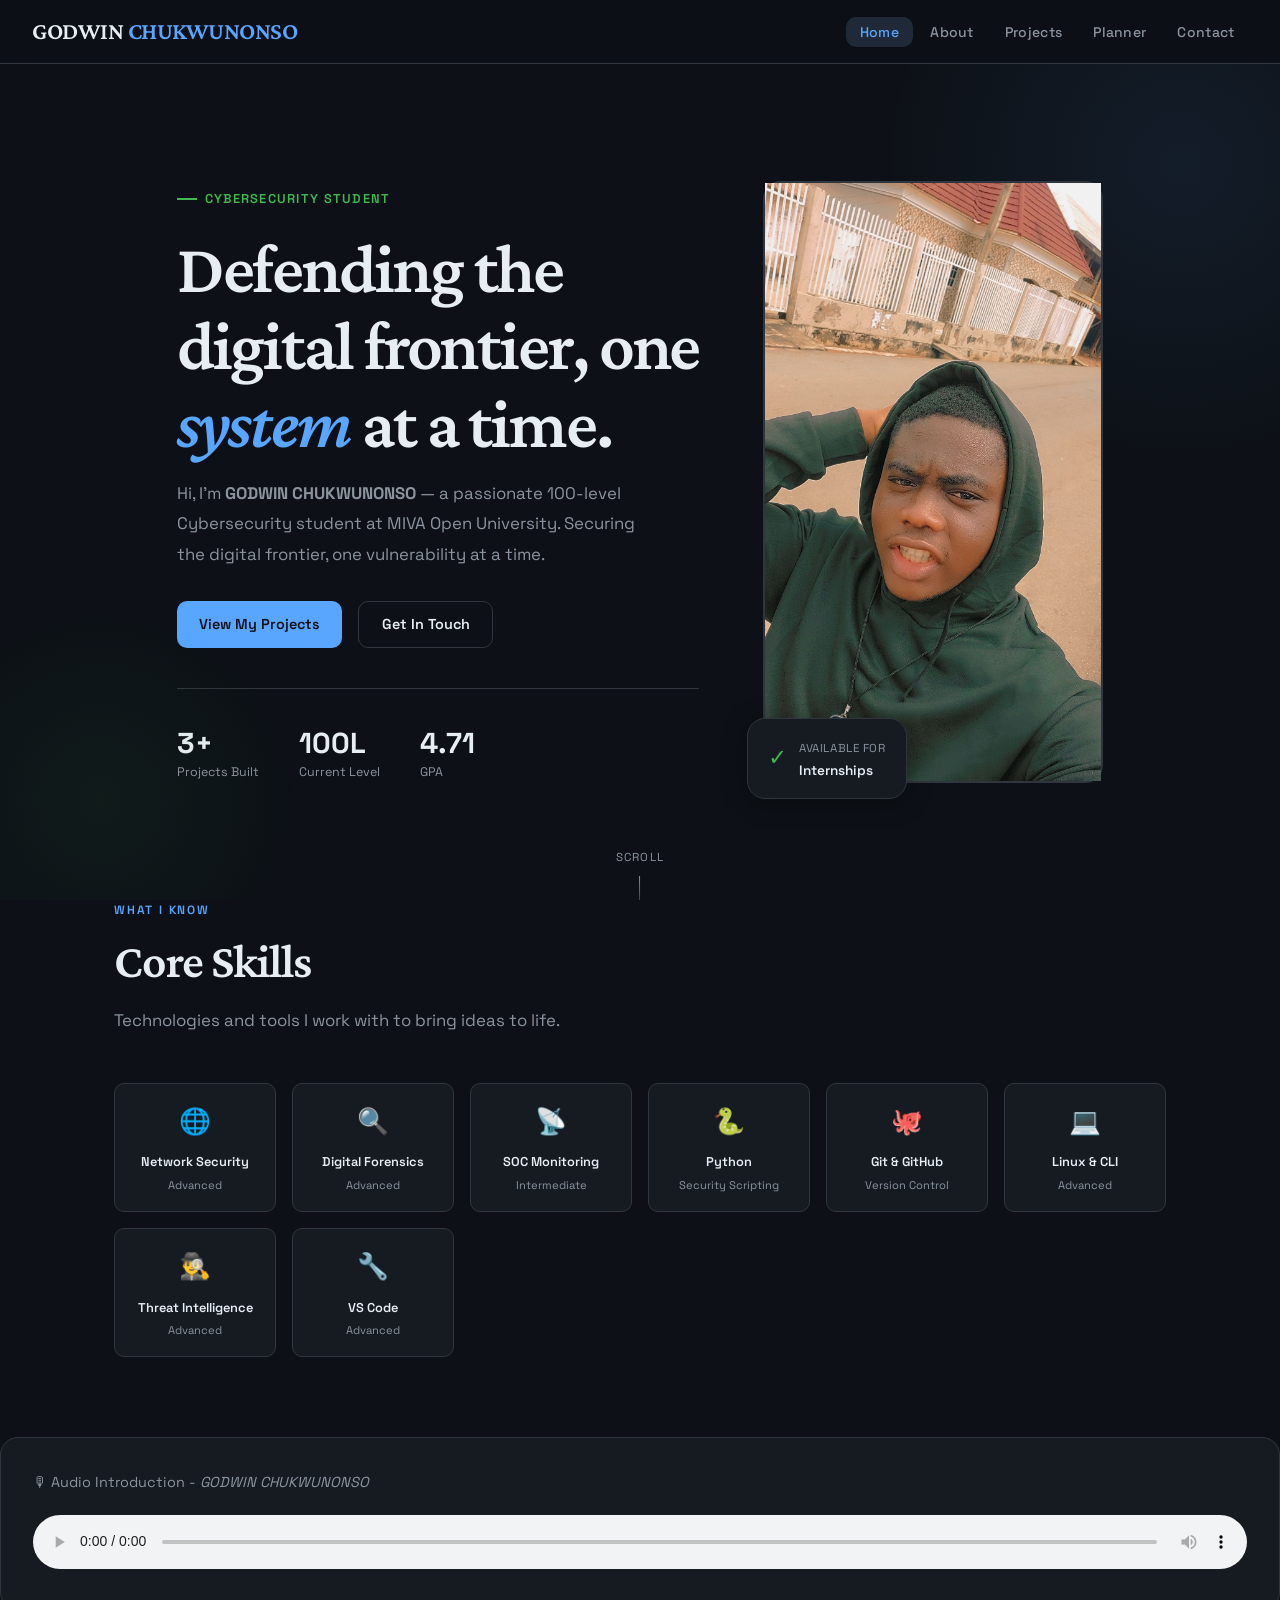
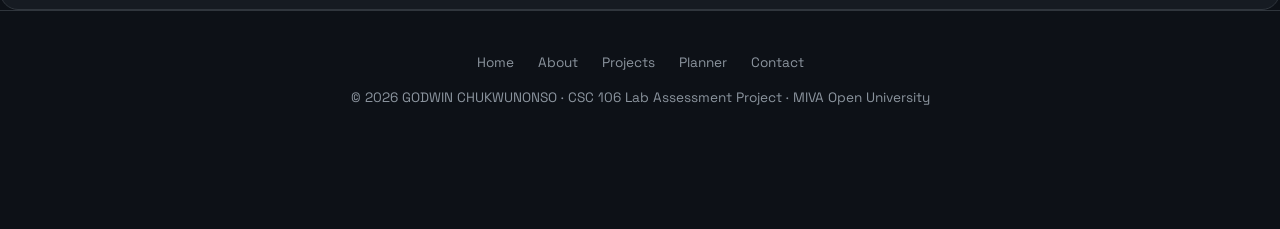
<file: index.html>
<!DOCTYPE html>
<html lang="en">
<head>
  <meta charset="UTF-8" />
  <meta name="viewport" content="width=device-width, initial-scale=1.0" />
  <title>GODWIN CHUKWUNONSO — Student Portfolio</title>
  <link rel="stylesheet" href="css/style.css" />
</head>
<body>

  <!-- NAVIGATION -->
  <nav class="navbar">
    <a class="nav-logo" href="index.html">GODWIN <span>CHUKWUNONSO</span></a>
    <ul class="nav-links">
      <li><a href="index.html">Home</a></li>
      <li><a href="about.html">About</a></li>
      <li><a href="projects.html">Projects</a></li>
      <li><a href="planner.html">Planner</a></li>
      <li><a href="contact.html">Contact</a></li>
    </ul>
    <button class="hamburger" aria-label="Toggle menu">
      <span></span><span></span><span></span>
    </button>
  </nav>

  <main>
    <!-- HERO -->
    <section class="hero section">
      <div class="container">
        <div class="hero-inner">
          <!-- LEFT: Text -->
          <div>
            <p class="hero-eyebrow">Cybersecurity Student</p>
            <h1>
              Defending the<br>
              digital frontier, one<br> <em>system</em> at a time.
            </h1>
            <p class="hero-bio">
              Hi, I'm <strong>GODWIN CHUKWUNONSO</strong> — a passionate 100-level Cybersecurity 
              student at MIVA Open University. Securing the digital frontier, one vulnerability at a time.
            </p>
            <div class="hero-actions">
              <a href="projects.html" class="btn btn-primary">View My Projects</a>
              <a href="contact.html" class="btn btn-outline">Get In Touch</a>
            </div>

            <div class="hero-stats">
              <div class="stat">
                <span class="stat-num">3+</span>
                <span class="stat-label">Projects Built</span>
              </div>
              <div class="stat">
                <span class="stat-num">100L</span>
                <span class="stat-label">Current Level</span>
              </div>
              <div class="stat">
                <span class="stat-num">4.71</span>
                <span class="stat-label">GPA</span>
              </div>
            </div>
          </div>

          <!-- RIGHT: Photo -->
          <div class="hero-photo-wrap fade-in fade-in-delay-2">
            <div class="avatar-placeholder" role="img" aria-label="GODWIN CHUKWUNONSO profile photo">
              <img src="profile.jpeg" alt="">
            </div>
            <div class="hero-photo-badge">
              <div>
                <div class="stat-num" style="color:var(--accent2)">✓</div>
              </div>
              <div>
                <div class="stat-label">Available for</div>
                <div style="font-size:0.85rem;font-weight:600">Internships</div>
              </div>
            </div>
          </div>
        </div>
      </div>
      <div class="scroll-hint">Scroll</div>
    </section>

    <!-- SKILLS SECTION -->
    <section class="section" style="padding-top:0">
      <div class="container">
        <p class="section-label">What I Know</p>
        <h2 class="section-title">Core Skills</h2>
        <p class="section-subtitle">Technologies and tools I work with to bring ideas to life.</p>

        <div class="skills-grid">
          <div class="skill-chip">
            <div class="skill-icon">🌐</div>
            <div class="skill-name">Network Security</div>
            <div class="skill-level">Advanced</div>
          </div>
          <div class="skill-chip">
            <div class="skill-icon">🔍</div>
            <div class="skill-name">Digital Forensics</div>
            <div class="skill-level">Advanced</div>
          </div>
          <div class="skill-chip">
            <div class="skill-icon">📡</div>
            <div class="skill-name">SOC Monitoring</div>
            <div class="skill-level">Intermediate</div>
          </div>
          <div class="skill-chip">
            <div class="skill-icon">🐍</div>
            <div class="skill-name">Python</div>
            <div class="skill-level">Security Scripting</div>
          </div>
          <div class="skill-chip">
            <div class="skill-icon">🐙</div>
            <div class="skill-name">Git & GitHub</div>
            <div class="skill-level">Version Control</div>
          </div>
          <div class="skill-chip">
            <div class="skill-icon">💻</div>
            <div class="skill-name">Linux & CLI</div>
            <div class="skill-level">Advanced</div>
          </div>
          <div class="skill-chip">
            <div class="skill-icon">🕵️‍♂️</div>
            <div class="skill-name">Threat Intelligence</div>
            <div class="skill-level">Advanced</div>
          </div>
          <div class="skill-chip">
            <div class="skill-icon">🔧</div>
            <div class="skill-name">VS Code</div>
            <div class="skill-level">Advanced</div>
          </div>
        </div>
      </div>
    </section>

    <!-- MEDIA SECTION -->
    <section class="section" style="padding-top:0">
      <div class="media-section">
    <p style="color:var(--muted); font-size:0.9rem; margin-bottom:0.5rem;">🎙 Audio Introduction - <em>GODWIN CHUKWUNONSO</em></p>
    <audio controls>
        <source src="Lab assessment.m4a" type="audio/mp4" />
        <p style="color:var(--muted); font-size:0.85rem;">Your browser supports audio.</p>
    </audio>
</div>


  <!-- FOOTER -->
  <footer>
    <div class="container">
      <div class="footer-inner">
        <div class="footer-links">
          <a href="index.html">Home</a>
          <a href="about.html">About</a>
          <a href="projects.html">Projects</a>
          <a href="planner.html">Planner</a>
          <a href="contact.html">Contact</a>
        </div>
        <p>© <span class="year"></span> GODWIN CHUKWUNONSO · CSC 106 Lab Assessment Project · MIVA Open University</p>
      </div>
    </div>
  </footer>

  <script src="js/main.js"></script>
</body>
</html>
</file>
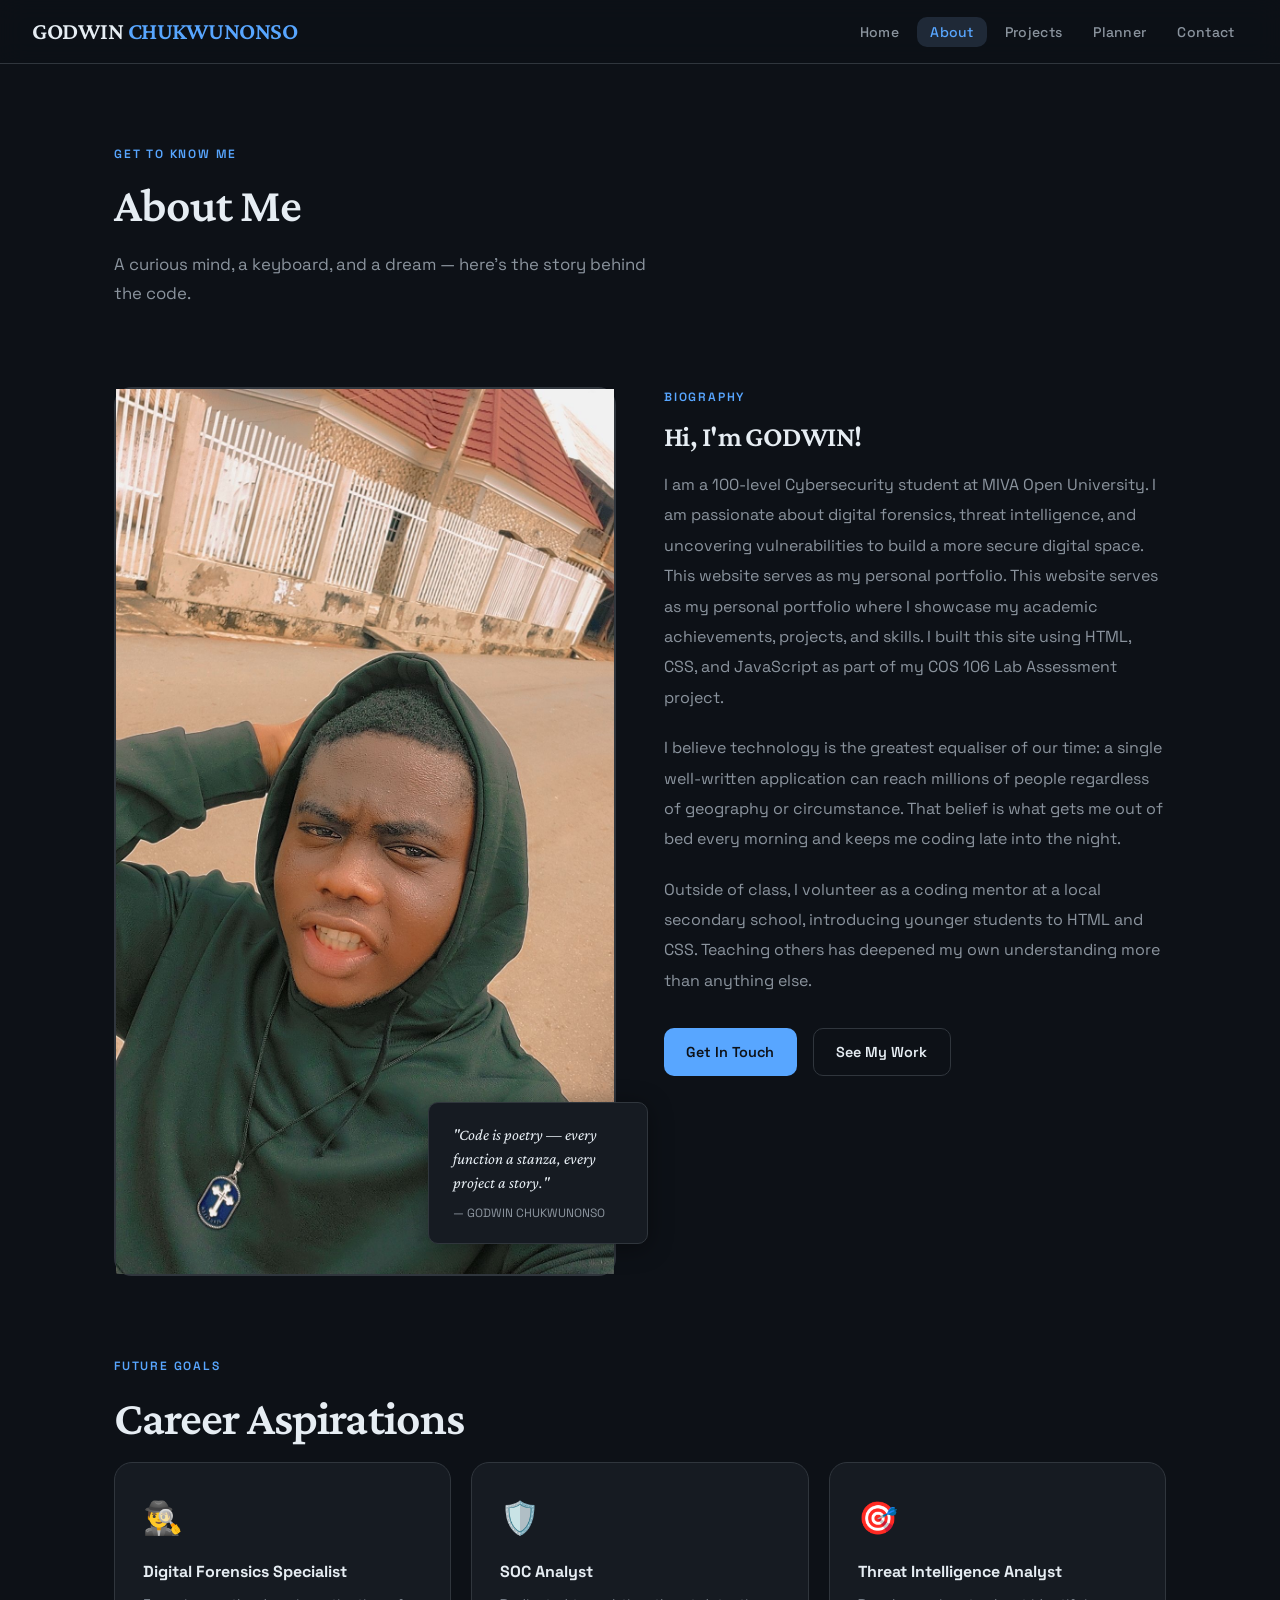
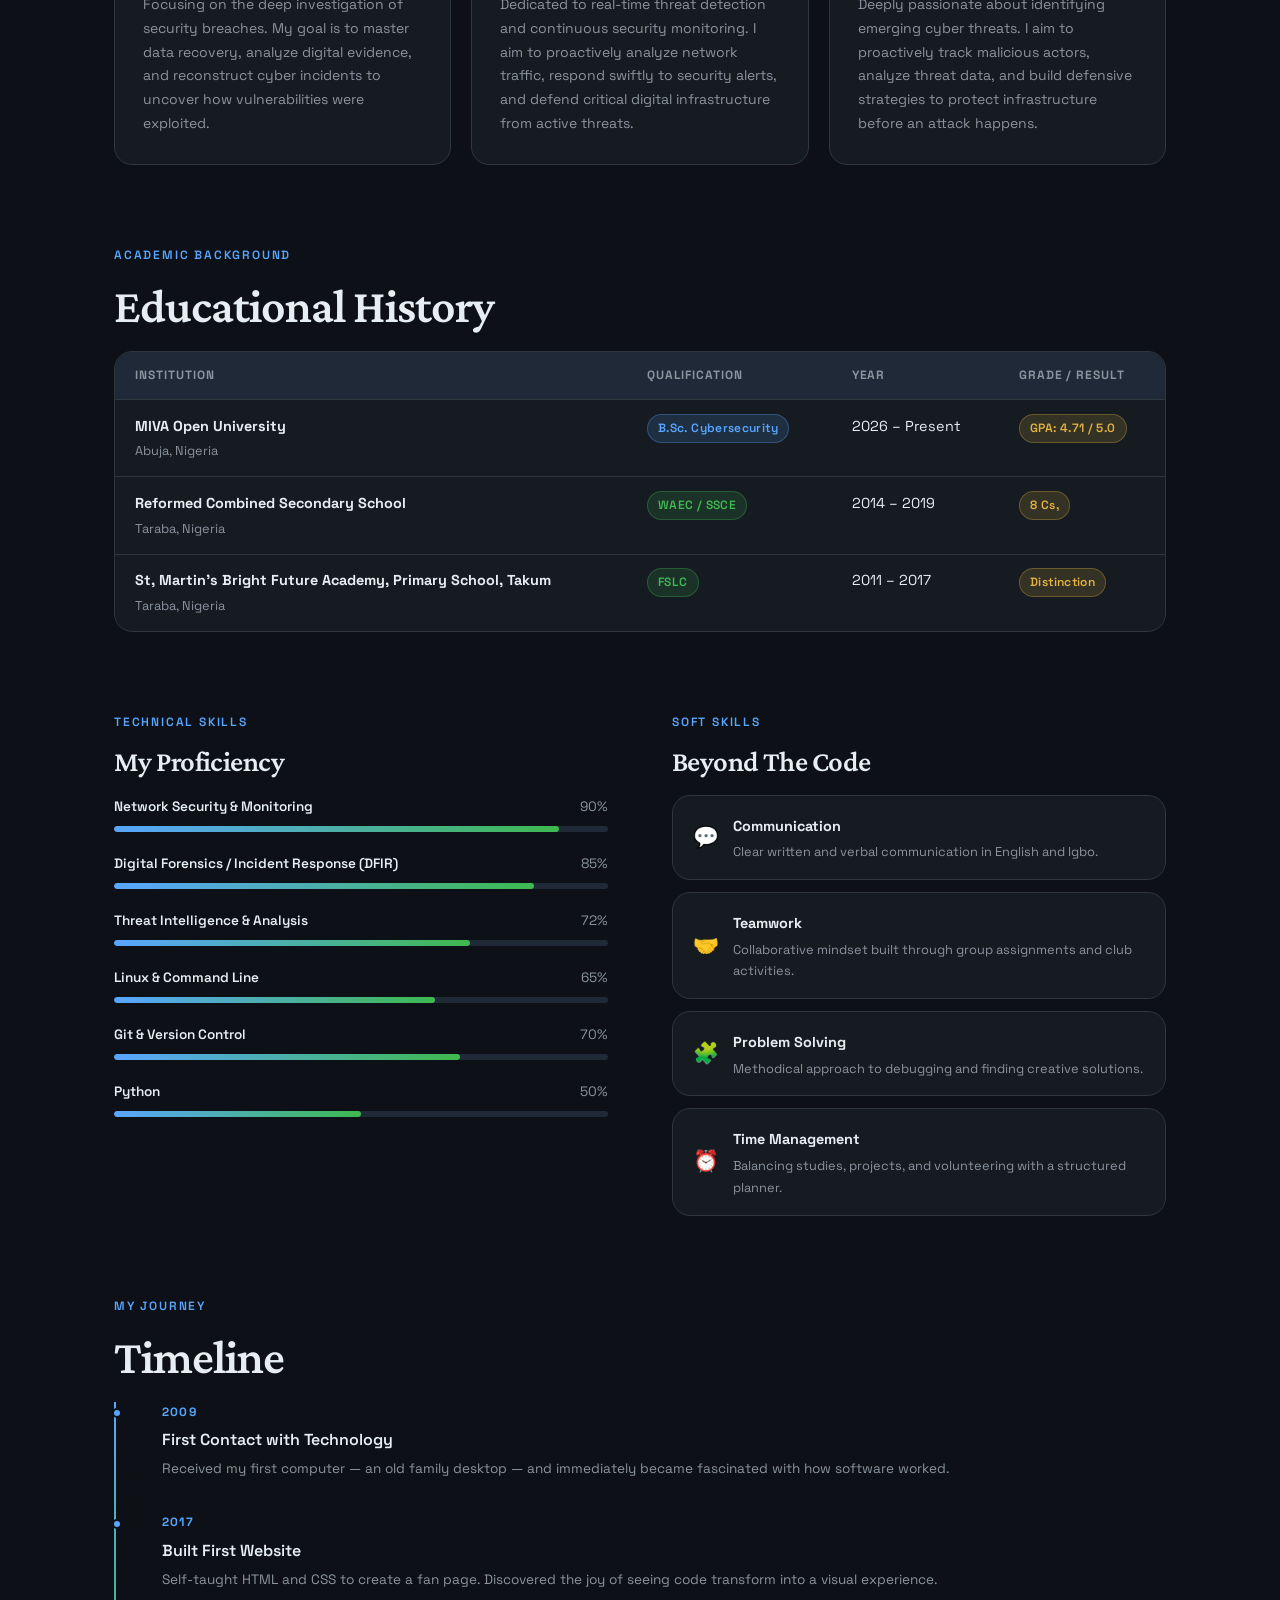
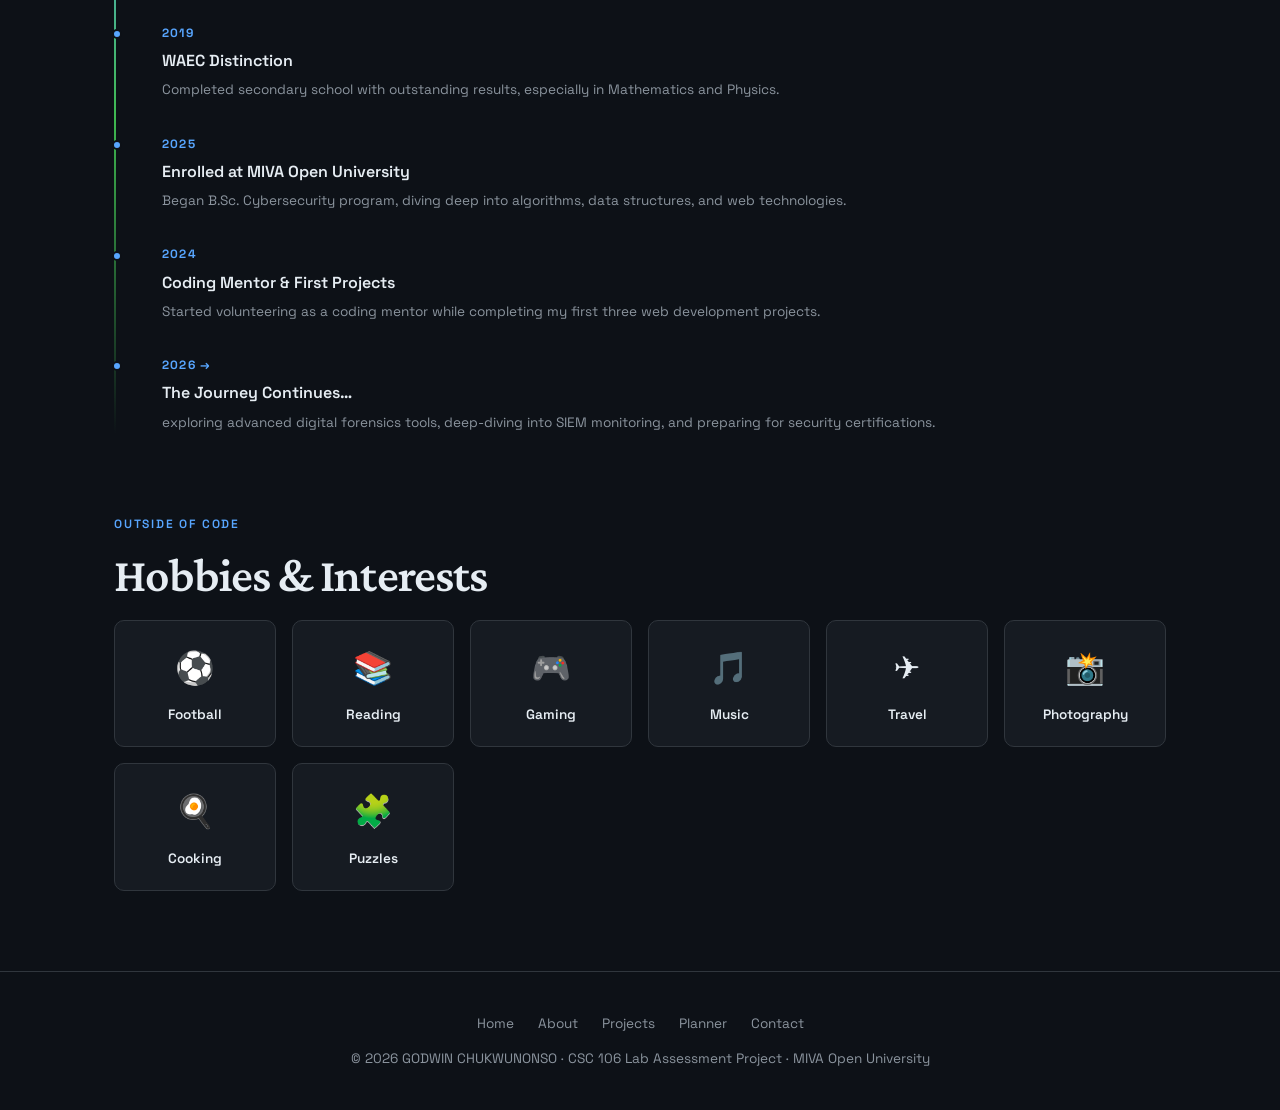
<file: about.html>
<!DOCTYPE html>
<html lang="en">
<head>
  <meta charset="UTF-8" />
  <meta name="viewport" content="width=device-width, initial-scale=1.0" />
  <title>About Me — GODWIN CHUKWUNONSO</title>
  <link rel="stylesheet" href="css/style.css" />
</head>
<body>

  <!-- NAVIGATION -->
  <nav class="navbar">
    <a class="nav-logo" href="index.html">GODWIN <span>CHUKWUNONSO</span></a>
    <ul class="nav-links">
      <li><a href="index.html">Home</a></li>
      <li><a href="about.html">About</a></li>
      <li><a href="projects.html">Projects</a></li>
      <li><a href="planner.html">Planner</a></li>
      <li><a href="contact.html">Contact</a></li>
    </ul>
    <button class="hamburger" aria-label="Toggle menu">
      <span></span><span></span><span></span>
    </button>
  </nav>

  <main>
    <!-- HERO BANNER -->
    <section class="section" style="padding-bottom:2rem">
      <div class="container">
        <p class="section-label">Get To Know Me</p>
        <h1 class="section-title">About Me</h1>
        <p class="section-subtitle">
          A curious mind, a keyboard, and a dream — here's the story behind the code.
        </p>
      </div>
    </section>

    <!-- BIO + PHOTO -->
    <section class="section" style="padding-top:0">
      <div class="container">
        <div class="about-grid">
          <!-- Photo col -->
          <div class="about-photo-col">
            <div class="about-photo-placeholder" role="img" aria-label="GODWIN CHUKWUNONSO">
              <img src="profile.jpeg" alt="">
            </div>
            <div class="about-quote">
              <blockquote>
                "Code is poetry — every function a stanza, every project a story."
              </blockquote>
              <cite>— GODWIN CHUKWUNONSO</cite>
            </div>
          </div>

          <!-- Text col -->
          <div>
            <p class="section-label">Biography</p>
            <h2 class="section-title" style="font-size:1.8rem">Hi, I'm GODWIN!</h2>
            <p style="color:var(--muted);line-height:1.9;margin-bottom:1.25rem">
              I am a 100-level Cybersecurity student at MIVA Open University. I am passionate about digital forensics, threat intelligence, and uncovering vulnerabilities to build a more secure digital space. This website serves as my personal portfolio.

This website serves as my personal portfolio where I showcase my academic achievements, projects, and skills. I built this site using HTML, CSS, and JavaScript as part of my COS 106 Lab Assessment project.
            </p>
            <p style="color:var(--muted);line-height:1.9;margin-bottom:1.25rem">
              I believe technology is the greatest equaliser of our time: a single 
              well-written application can reach millions of people regardless of 
              geography or circumstance. That belief is what gets me out of bed every 
              morning and keeps me coding late into the night.
            </p>
            <p style="color:var(--muted);line-height:1.9;margin-bottom:2rem">
              Outside of class, I volunteer as a coding mentor at a local secondary 
              school, introducing younger students to HTML and CSS. Teaching others has 
              deepened my own understanding more than anything else.
            </p>

            <div style="display:flex;gap:1rem;flex-wrap:wrap">
              <a href="contact.html" class="btn btn-primary">Get In Touch</a>
              <a href="projects.html" class="btn btn-outline">See My Work</a>
            </div>
          </div>
        </div>
      </div>
    </section>

    <!-- CAREER ASPIRATIONS -->
    <section class="section" style="padding-top:0">
      <div class="container">
        <p class="section-label">Future Goals</p>
        <h2 class="section-title">Career Aspirations</h2>
        <div style="display:grid;grid-template-columns:repeat(auto-fill,minmax(280px,1fr));gap:1.25rem">
          <div class="card">
            <div style="font-size:2rem;margin-bottom:0.75rem">🕵️‍♂️</div>
            <h3 style="font-size:1rem;font-weight:700;margin-bottom:0.5rem">Digital Forensics Specialist</h3>
            <p style="font-size:0.875rem;color:var(--muted)">
              Focusing on the deep investigation of security breaches. My goal is to master data recovery, analyze digital evidence, and reconstruct cyber incidents to uncover how vulnerabilities were exploited.
            </p>
          </div>
          <div class="card">
            <div style="font-size:2rem;margin-bottom:0.75rem">🛡️</div>
            <h3 style="font-size:1rem;font-weight:700;margin-bottom:0.5rem">SOC Analyst</h3>
            <p style="font-size:0.875rem;color:var(--muted)">
              Dedicated to real-time threat detection and continuous security monitoring. I aim to proactively analyze network traffic, respond swiftly to security alerts, and defend critical digital infrastructure from active threats.
            </p>
          </div>
          <div class="card">
            <div style="font-size:2rem;margin-bottom:0.75rem">🎯</div>
            <h3 style="font-size:1rem;font-weight:700;margin-bottom:0.5rem">Threat Intelligence Analyst</h3>
            <p style="font-size:0.875rem;color:var(--muted)">
              Deeply passionate about identifying emerging cyber threats. I aim to proactively track malicious actors, analyze threat data, and build defensive strategies to protect infrastructure before an attack happens.
            </p>
          </div>
        </div>
      </div>
    </section>

    <!-- EDUCATION TABLE -->
    <section class="section" style="padding-top:0">
      <div class="container">
        <p class="section-label">Academic Background</p>
        <h2 class="section-title">Educational History</h2>
        <div style="background:var(--surface);border:1px solid var(--border);border-radius:var(--radius-lg);overflow:hidden">
          <table class="edu-table">
            <thead>
              <tr>
                <th>Institution</th>
                <th>Qualification</th>
                <th>Year</th>
                <th>Grade / Result</th>
              </tr>
            </thead>
            <tbody>
              <tr>
                <td>
                  <strong>MIVA Open University</strong><br>
                  <span style="font-size:0.8rem;color:var(--muted)">Abuja, Nigeria</span>
                </td>
                <td>
                  <span class="badge badge-blue">B.Sc. Cybersecurity</span>
                </td>
                <td>2026 – Present</td>
                <td>
                  <span class="badge badge-gold">GPA: 4.71 / 5.0</span>
                </td>
              </tr>
              <tr>
                <td>
                  <strong>Reformed Combined Secondary School</strong><br>
                  <span style="font-size:0.8rem;color:var(--muted)">Taraba, Nigeria</span>
                </td>
                <td>
                  <span class="badge badge-green">WAEC / SSCE</span>
                </td>
                <td>2014 – 2019</td>
                <td>
                  <span class="badge badge-gold">8 Cs,</span>
                </td>
              </tr>
              <tr>
                <td>
                  <strong>St, Martin's Bright Future Academy, Primary School, Takum</strong><br>
                  <span style="font-size:0.8rem;color:var(--muted)">Taraba, Nigeria</span>
                </td>
                <td>
                  <span class="badge badge-green">FSLC</span>
                </td>
                <td>2011 – 2017</td>
                <td>
                  <span class="badge badge-gold">Distinction</span>
                </td>
              </tr>
            </tbody>
          </table>
        </div>
      </div>
    </section>

    <!-- SKILLS WITH BARS -->
    <section class="section" style="padding-top:0">
      <div class="container">
        <div style="display:grid;grid-template-columns:1fr 1fr;gap:4rem;align-items:start">
          <div>
            <p class="section-label">Technical Skills</p>
            <h2 class="section-title" style="font-size:1.8rem">My Proficiency</h2>
            <div class="skill-bar-list">
              <div class="skill-bar-item">
                <label>Network Security & Monitoring <span>90%</span></label>
                <div class="bar-track"><div class="bar-fill" style="width:90%"></div></div>
              </div>
              <div class="skill-bar-item">
                <label>Digital Forensics / Incident Response (DFIR)<span>85%</span></label>
                <div class="bar-track"><div class="bar-fill" style="width:85%"></div></div>
              </div>
              <div class="skill-bar-item">
                <label>Threat Intelligence & Analysis<span>72%</span></label>
                <div class="bar-track"><div class="bar-fill" style="width:72%"></div></div>
              </div>
              <div class="skill-bar-item">
                <label>Linux & Command Line<span>65%</span></label>
                <div class="bar-track"><div class="bar-fill" style="width:65%"></div></div>
              </div>
              <div class="skill-bar-item">
                <label>Git & Version Control  <span>70%</span></label>
                <div class="bar-track"><div class="bar-fill" style="width:70%"></div></div>
              </div>
              <div class="skill-bar-item">
                <label>Python <span>50%</span></label>
                <div class="bar-track"><div class="bar-fill" style="width:50%"></div></div>
              </div>
            </div>
          </div>

          <!-- Soft Skills -->
          <div>
            <p class="section-label">Soft Skills</p>
            <h2 class="section-title" style="font-size:1.8rem">Beyond The Code</h2>
            <ul style="display:flex;flex-direction:column;gap:0.75rem">
              <li class="card" style="padding:1rem 1.25rem;display:flex;align-items:center;gap:0.85rem">
                <span style="font-size:1.3rem">💬</span>
                <div>
                  <strong style="font-size:0.9rem">Communication</strong>
                  <p style="font-size:0.8rem;color:var(--muted);margin-top:0.15rem">Clear written and verbal communication in English and Igbo.</p>
                </div>
              </li>
              <li class="card" style="padding:1rem 1.25rem;display:flex;align-items:center;gap:0.85rem">
                <span style="font-size:1.3rem">🤝</span>
                <div>
                  <strong style="font-size:0.9rem">Teamwork</strong>
                  <p style="font-size:0.8rem;color:var(--muted);margin-top:0.15rem">Collaborative mindset built through group assignments and club activities.</p>
                </div>
              </li>
              <li class="card" style="padding:1rem 1.25rem;display:flex;align-items:center;gap:0.85rem">
                <span style="font-size:1.3rem">🧩</span>
                <div>
                  <strong style="font-size:0.9rem">Problem Solving</strong>
                  <p style="font-size:0.8rem;color:var(--muted);margin-top:0.15rem">Methodical approach to debugging and finding creative solutions.</p>
                </div>
              </li>
              <li class="card" style="padding:1rem 1.25rem;display:flex;align-items:center;gap:0.85rem">
                <span style="font-size:1.3rem">⏰</span>
                <div>
                  <strong style="font-size:0.9rem">Time Management</strong>
                  <p style="font-size:0.8rem;color:var(--muted);margin-top:0.15rem">Balancing studies, projects, and volunteering with a structured planner.</p>
                </div>
              </li>
            </ul>
          </div>
        </div>
      </div>
    </section>

    <!-- TIMELINE -->
    <section class="section" style="padding-top:0">
      <div class="container">
        <p class="section-label">My Journey</p>
        <h2 class="section-title">Timeline</h2>
        <div class="timeline">
          <div class="timeline-item">
            <div class="timeline-year">2009</div>
            <div class="timeline-title">First Contact with Technology</div>
            <div class="timeline-sub">Received my first computer — an old family desktop — and immediately became fascinated with how software worked.</div>
          </div>
          <div class="timeline-item">
            <div class="timeline-year">2017</div>
            <div class="timeline-title">Built First Website</div>
            <div class="timeline-sub">Self-taught HTML and CSS to create a fan page. Discovered the joy of seeing code transform into a visual experience.</div>
          </div>
          <div class="timeline-item">
            <div class="timeline-year">2019</div>
            <div class="timeline-title">WAEC Distinction</div>
            <div class="timeline-sub">Completed secondary school with outstanding results, especially in Mathematics and Physics.</div>
          </div>
          <div class="timeline-item">
            <div class="timeline-year">2025</div>
            <div class="timeline-title">Enrolled at MIVA Open University</div>
            <div class="timeline-sub">Began B.Sc. Cybersecurity program, diving deep into algorithms, data structures, and web technologies.</div>
          </div>
          <div class="timeline-item">
            <div class="timeline-year">2024</div>
            <div class="timeline-title">Coding Mentor & First Projects</div>
            <div class="timeline-sub">Started volunteering as a coding mentor while completing my first three web development projects.</div>
          </div>
          <div class="timeline-item" style="padding-bottom:0">
            <div class="timeline-year">2026 →</div>
            <div class="timeline-title">The Journey Continues…</div>
            <div class="timeline-sub">exploring advanced digital forensics tools, deep-diving into SIEM monitoring, and preparing for security certifications.</div>
          </div>
        </div>
      </div>
    </section>

    <!-- HOBBIES -->
    <section class="section" style="padding-top:0">
      <div class="container">
        <p class="section-label">Outside of Code</p>
        <h2 class="section-title">Hobbies & Interests</h2>
        <div class="interests-grid">
          <div class="interest-card"><div class="icon">⚽</div><div class="name">Football</div></div>
          <div class="interest-card"><div class="icon">📚</div><div class="name">Reading</div></div>
          <div class="interest-card"><div class="icon">🎮</div><div class="name">Gaming</div></div>
          <div class="interest-card"><div class="icon">🎵</div><div class="name">Music</div></div>
          <div class="interest-card"><div class="icon">✈️</div><div class="name">Travel</div></div>
          <div class="interest-card"><div class="icon">📸</div><div class="name">Photography</div></div>
          <div class="interest-card"><div class="icon">🍳</div><div class="name">Cooking</div></div>
          <div class="interest-card"><div class="icon">🧩</div><div class="name">Puzzles</div></div>
        </div>
      </div>
    </section>
  </main>

  <footer>
    <div class="container">
      <div class="footer-inner">
        <div class="footer-links">
          <a href="index.html">Home</a>
          <a href="about.html">About</a>
          <a href="projects.html">Projects</a>
          <a href="planner.html">Planner</a>
          <a href="contact.html">Contact</a>
        </div>
        <p>© <span class="year"></span> GODWIN CHUKWUNONSO · CSC 106 Lab Assessment Project · MIVA Open University</p>
      </div>
    </div>
  </footer>

  <script src="js/main.js"></script>
</body>
</html>
</file>
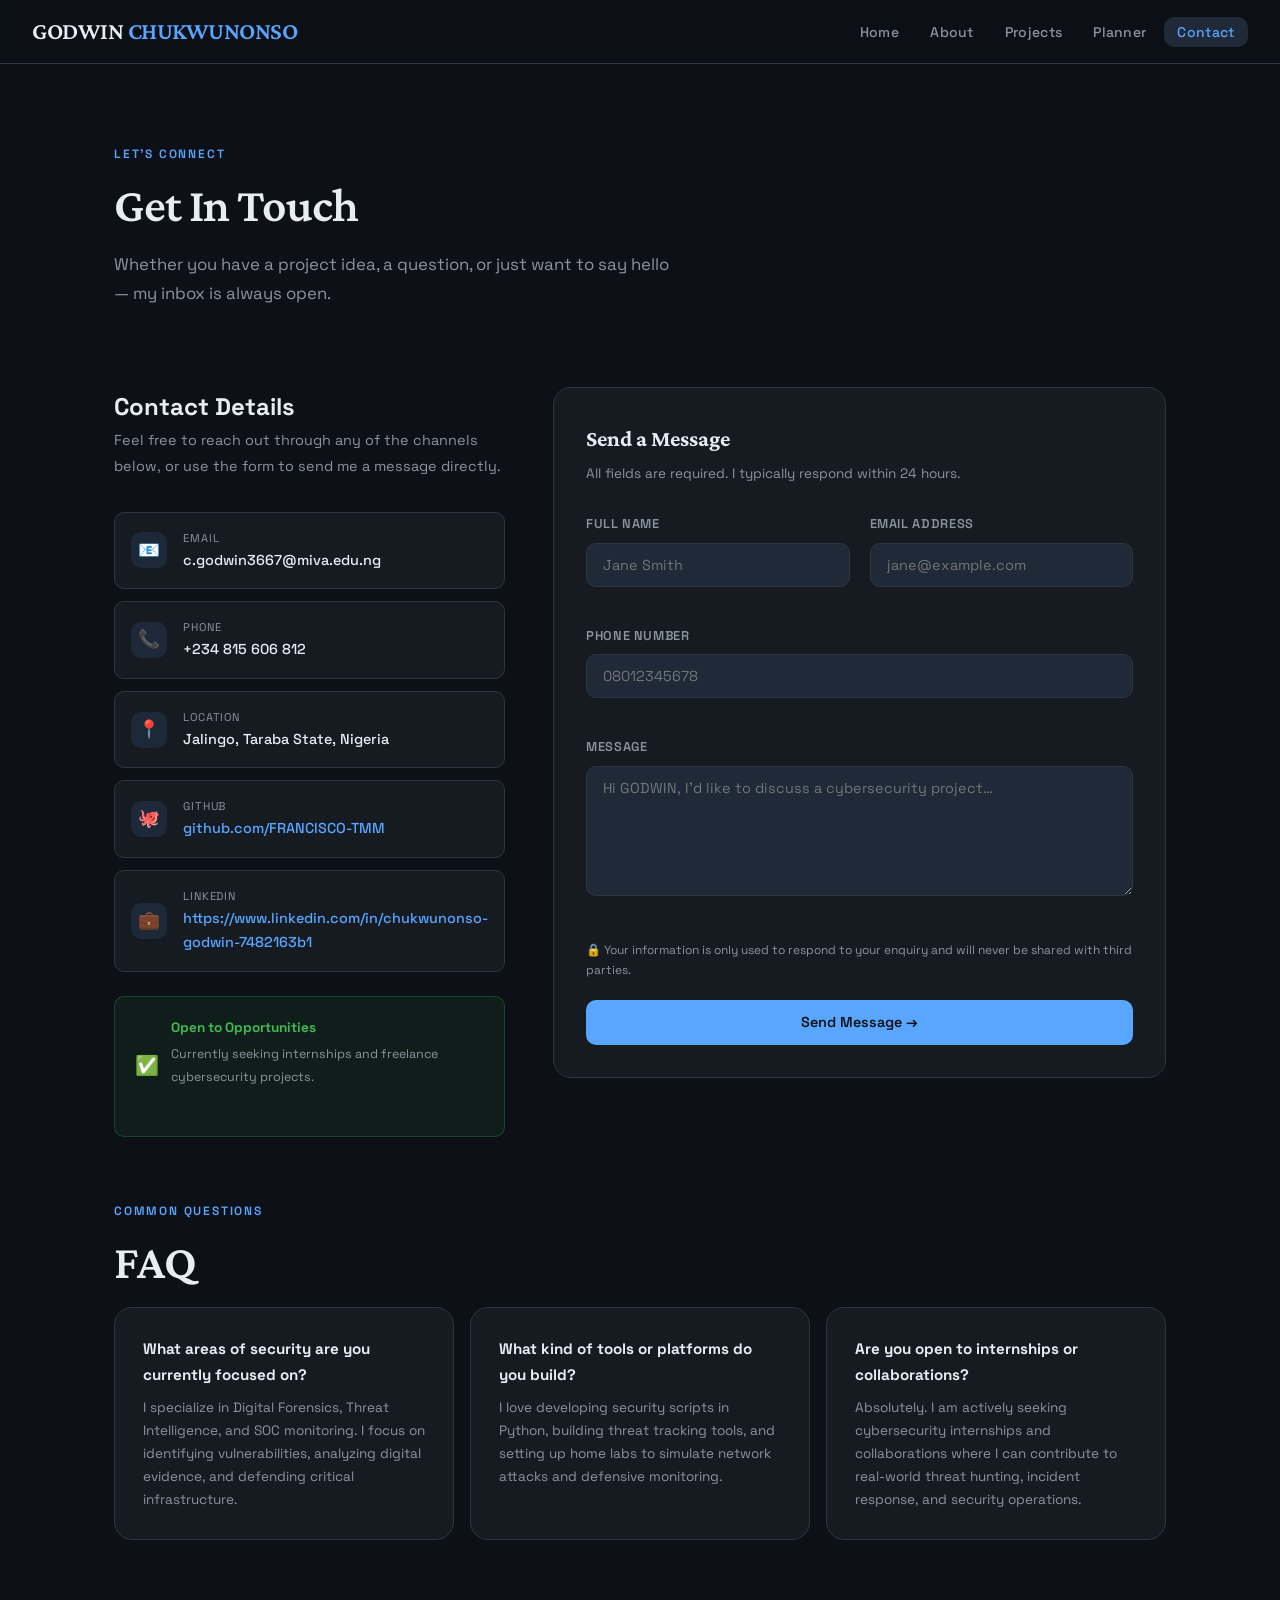
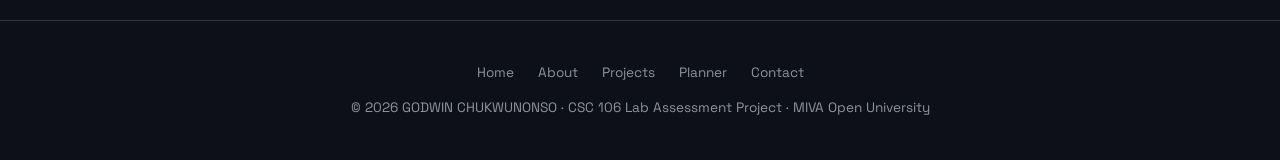
<file: contact.html>
<!DOCTYPE html>
<html lang="en">
<head>
  <meta charset="UTF-8" />
  <meta name="viewport" content="width=device-width, initial-scale=1.0" />
  <title>Contact — GODWIN CHUKWUNONSO</title>
  <link rel="stylesheet" href="css/style.css" />
</head>
<body>

  <nav class="navbar">
    <a class="nav-logo" href="index.html">GODWIN <span>CHUKWUNONSO</span></a>
    <ul class="nav-links">
      <li><a href="index.html">Home</a></li>
      <li><a href="about.html">About</a></li>
      <li><a href="projects.html">Projects</a></li>
      <li><a href="planner.html">Planner</a></li>
      <li><a href="contact.html">Contact</a></li>
    </ul>
    <button class="hamburger" aria-label="Toggle menu">
      <span></span><span></span><span></span>
    </button>
  </nav>

  <main>
    <section class="section" style="padding-bottom:2rem">
      <div class="container">
        <p class="section-label">Let's Connect</p>
        <h1 class="section-title">Get In Touch</h1>
        <p class="section-subtitle">
          Whether you have a project idea, a question, or just want to say hello — 
          my inbox is always open.
        </p>
      </div>
    </section>

    <section class="section" style="padding-top:0">
      <div class="container">
        <div class="contact-grid">

          <!-- LEFT: Info -->
          <div class="contact-info">
            <h2>Contact Details</h2>
            <p>Feel free to reach out through any of the channels below, or use the form to send me a message directly.</p>

            <div class="contact-item">
              <div class="contact-icon">📧</div>
              <div>
                <div class="contact-item-label">Email</div>
                <div class="contact-item-val">c.godwin3667@miva.edu.ng</div>
              </div>
            </div>

            <div class="contact-item">
              <div class="contact-icon">📞</div>
              <div>
                <div class="contact-item-label">Phone</div>
                <div class="contact-item-val">+234 815 606 812</div>
              </div>
            </div>

            <div class="contact-item">
              <div class="contact-icon">📍</div>
              <div>
                <div class="contact-item-label">Location</div>
                <div class="contact-item-val">Jalingo, Taraba State, Nigeria</div>
              </div>
            </div>

            <div class="contact-item">
              <div class="contact-icon">🐙</div>
              <div>
                <div class="contact-item-label">GitHub</div>
                <div class="contact-item-val">
                  <a href="https://github.com" target="_blank" rel="noopener">github.com/FRANCISCO-TMM</a>
                </div>
              </div>
            </div>

            <div class="contact-item">
              <div class="contact-icon">💼</div>
              <div>
                <div class="contact-item-label">LinkedIn</div>
                <div class="contact-item-val">
                  <a href="https://linkedin.com" target="_blank" rel="noopener">https://www.linkedin.com/in/chukwunonso-godwin-7482163b1</a>
                </div>
              </div>
            </div>

            <!-- Availability Banner -->
            <div style="margin-top:1.5rem;background:rgba(63,185,80,0.08);border:1px solid rgba(63,185,80,0.25);border-radius:var(--radius);padding:1rem 1.25rem;display:flex;align-items:center;gap:0.75rem">
              <span style="font-size:1.2rem">✅</span>
              <div>
                <strong style="font-size:0.85rem;color:var(--accent2)">Open to Opportunities</strong>
                <p style="font-size:0.78rem;color:var(--muted);margin-top:0.2rem">
                  Currently seeking internships and freelance cybersecurity projects.
                </p>
              </div>
            </div>
          </div>

          <!-- RIGHT: Form -->
          <div class="contact-form">
            <h2 style="font-family:var(--ff-display);font-size:1.4rem;margin-bottom:0.25rem">Send a Message</h2>
            <p style="font-size:0.85rem;color:var(--muted);margin-bottom:1.75rem">
              All fields are required. I typically respond within 24 hours.
            </p>

            <form id="contactForm" novalidate>
              <!-- Name & Email row -->
              <div class="form-row">
                <div class="form-group">
                  <label for="contactName">Full Name</label>
                  <input
                    type="text"
                    id="contactName"
                    placeholder="Jane Smith"
                    maxlength="80"
                    autocomplete="name"
                  />
                  <span class="field-error" id="contactNameError"></span>
                </div>
                <div class="form-group">
                  <label for="contactEmail">Email Address</label>
                  <input
                    type="email"
                    id="contactEmail"
                    placeholder="jane@example.com"
                    maxlength="120"
                    autocomplete="email"
                  />
                  <span class="field-error" id="contactEmailError"></span>
                </div>
              </div>

              <!-- Phone -->
              <div class="form-group">
                <label for="contactPhone">Phone Number</label>
                <input
                  type="tel"
                  id="contactPhone"
                  placeholder="08012345678"
                  maxlength="20"
                  autocomplete="tel"
                />
                <span class="field-error" id="contactPhoneError"></span>
              </div>

              <!-- Message -->
              <div class="form-group">
                <label for="contactMessage">Message</label>
                <textarea
                  id="contactMessage"
                  placeholder="Hi GODWIN, I'd like to discuss a cybersecurity project…"
                  maxlength="1000"
                ></textarea>
                <span class="field-error" id="contactMessageError"></span>
              </div>

              <!-- Privacy note -->
              <p style="font-size:0.75rem;color:var(--muted);margin-bottom:1.25rem;line-height:1.6">
                🔒 Your information is only used to respond to your enquiry and will never be shared with third parties.
              </p>

              <button type="submit" class="btn btn-primary" style="width:100%;justify-content:center;padding:0.85rem">
                Send Message →
              </button>

              <div class="form-success" id="formSuccess">
                ✅ Your message has been sent! I'll get back to you within 24 hours.
              </div>
            </form>
          </div>
        </div>

        <!-- FAQ -->
        <div style="margin-top:4rem">
          <p class="section-label">Common Questions</p>
          <h2 class="section-title">FAQ</h2>
          <div style="display:grid;grid-template-columns:repeat(auto-fill,minmax(280px,1fr));gap:1rem">
            <div class="card">
              <h3 style="font-size:0.95rem;font-weight:700;margin-bottom:0.5rem">What areas of security are you currently focused on?</h3>
              <p style="font-size:0.85rem;color:var(--muted)">I specialize in Digital Forensics, Threat Intelligence, and SOC monitoring. I focus on identifying vulnerabilities, analyzing digital evidence, and defending critical infrastructure.</p>
            </div>
            <div class="card">
              <h3 style="font-size:0.95rem;font-weight:700;margin-bottom:0.5rem">What kind of tools or platforms do you build?</h3>
              <p style="font-size:0.85rem;color:var(--muted)">I love developing security scripts in Python, building threat tracking tools, and setting up home labs to simulate network attacks and defensive monitoring.</p>
            </div>
            <div class="card">
              <h3 style="font-size:0.95rem;font-weight:700;margin-bottom:0.5rem">Are you open to internships or collaborations?</h3>
              <p style="font-size:0.85rem;color:var(--muted)">Absolutely. I am actively seeking cybersecurity internships and collaborations where I can contribute to real-world threat hunting, incident response, and security operations.</p>
            </div>
          </div>
        </div>
      </div>
    </section>
  </main>

  <footer>
    <div class="container">
      <div class="footer-inner">
        <div class="footer-links">
          <a href="index.html">Home</a>
          <a href="about.html">About</a>
          <a href="projects.html">Projects</a>
          <a href="planner.html">Planner</a>
          <a href="contact.html">Contact</a>
        </div>
        <p>© <span class="year"></span> GODWIN CHUKWUNONSO · CSC 106 Lab Assessment Project · MIVA Open University</p>
      </div>
    </div>
  </footer>

  <script src="js/main.js"></script>
</body>
</html>
</file>
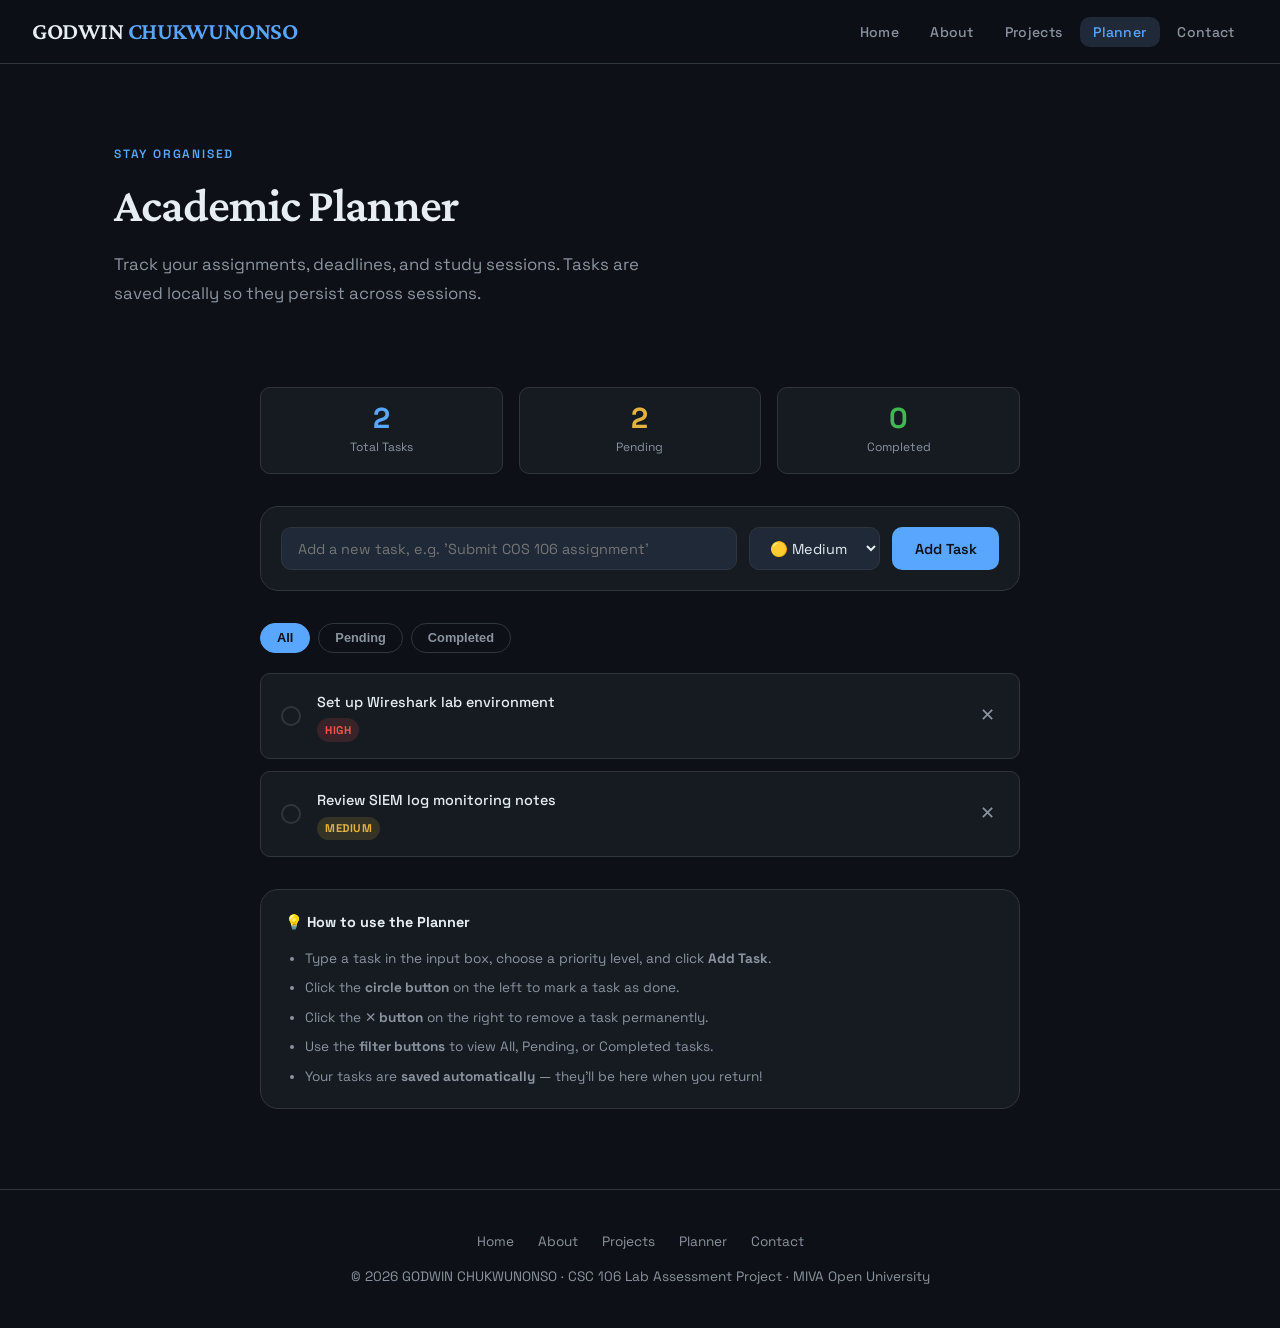
<file: planner.html>
<!DOCTYPE html>
<html lang="en">
<head>
  <meta charset="UTF-8" />
  <meta name="viewport" content="width=device-width, initial-scale=1.0" />
  <title>Academic Planner — GODWIN CHUKUNONSO</title>
  <link rel="stylesheet" href="css/style.css" />
</head>
<body>

  <nav class="navbar">
    <a class="nav-logo" href="index.html">GODWIN <span>CHUKWUNONSO</span></a>
    <ul class="nav-links">
      <li><a href="index.html">Home</a></li>
      <li><a href="about.html">About</a></li>
      <li><a href="projects.html">Projects</a></li>
      <li><a href="planner.html">Planner</a></li>
      <li><a href="contact.html">Contact</a></li>
    </ul>
    <button class="hamburger" aria-label="Toggle menu">
      <span></span><span></span><span></span>
    </button>
  </nav>

  <main>
    <section class="section" style="padding-bottom:2rem">
      <div class="container">
        <p class="section-label">Stay Organised</p>
        <h1 class="section-title">Academic Planner</h1>
        <p class="section-subtitle">
          Track your assignments, deadlines, and study sessions. 
          Tasks are saved locally so they persist across sessions.
        </p>
      </div>
    </section>

    <section class="section" style="padding-top:0">
      <div class="container">
        <div class="planner-wrap">

          <!-- SUMMARY CARDS -->
          <div class="planner-summary">
            <div class="summary-card">
              <div class="summary-num" id="totalCount" style="color:var(--accent)">0</div>
              <div class="summary-label">Total Tasks</div>
            </div>
            <div class="summary-card">
              <div class="summary-num" id="pendingCount" style="color:var(--gold)">0</div>
              <div class="summary-label">Pending</div>
            </div>
            <div class="summary-card">
              <div class="summary-num" id="doneCount" style="color:var(--accent2)">0</div>
              <div class="summary-label">Completed</div>
            </div>
          </div>

          <!-- ADD TASK FORM -->
          <form id="taskForm" class="planner-input-row" novalidate>
            <input
              type="text"
              id="taskInput"
              placeholder="Add a new task, e.g. 'Submit COS 106 assignment'"
              maxlength="120"
              autocomplete="off"
              required
            />
            <select id="taskPriority">
              <option value="high">🔴 High</option>
              <option value="medium" selected>🟡 Medium</option>
              <option value="low">🟢 Low</option>
            </select>
            <button type="submit" class="btn btn-primary">Add Task</button>
          </form>

          <!-- FILTER BUTTONS -->
          <div class="planner-filters">
            <button class="filter-btn active" data-filter="all">All</button>
            <button class="filter-btn" data-filter="pending">Pending</button>
            <button class="filter-btn" data-filter="completed">Completed</button>
          </div>

          <!-- TASK LIST -->
          <div id="taskList" class="task-list">
            <div class="empty-state">
              <div class="empty-icon">📋</div>
              <p>No tasks yet.<br>Add your first task above!</p>
            </div>
          </div>

          <!-- INSTRUCTIONS -->
          <div class="card" style="margin-top:2rem;padding:1.25rem 1.5rem">
            <h3 style="font-size:0.9rem;font-weight:700;margin-bottom:0.75rem;display:flex;align-items:center;gap:0.5rem">
              💡 How to use the Planner
            </h3>
            <ul style="font-size:0.85rem;color:var(--muted);padding-left:1.25rem;list-style:disc;display:flex;flex-direction:column;gap:0.4rem">
              <li>Type a task in the input box, choose a priority level, and click <strong>Add Task</strong>.</li>
              <li>Click the <strong>circle button</strong> on the left to mark a task as done.</li>
              <li>Click the <strong>✕ button</strong> on the right to remove a task permanently.</li>
              <li>Use the <strong>filter buttons</strong> to view All, Pending, or Completed tasks.</li>
              <li>Your tasks are <strong>saved automatically</strong> — they'll be here when you return!</li>
            </ul>
          </div>

        </div>
      </div>
    </section>
  </main>

  <footer>
    <div class="container">
      <div class="footer-inner">
        <div class="footer-links">
          <a href="index.html">Home</a>
          <a href="about.html">About</a>
          <a href="projects.html">Projects</a>
          <a href="planner.html">Planner</a>
          <a href="contact.html">Contact</a>
        </div>
        <p>© <span class="year"></span> GODWIN CHUKWUNONSO · CSC 106 Lab Assessment Project · MIVA Open University</p>
      </div>
    </div>
  </footer>

  <script src="js/main.js"></script>
</body>
</html>
</file>
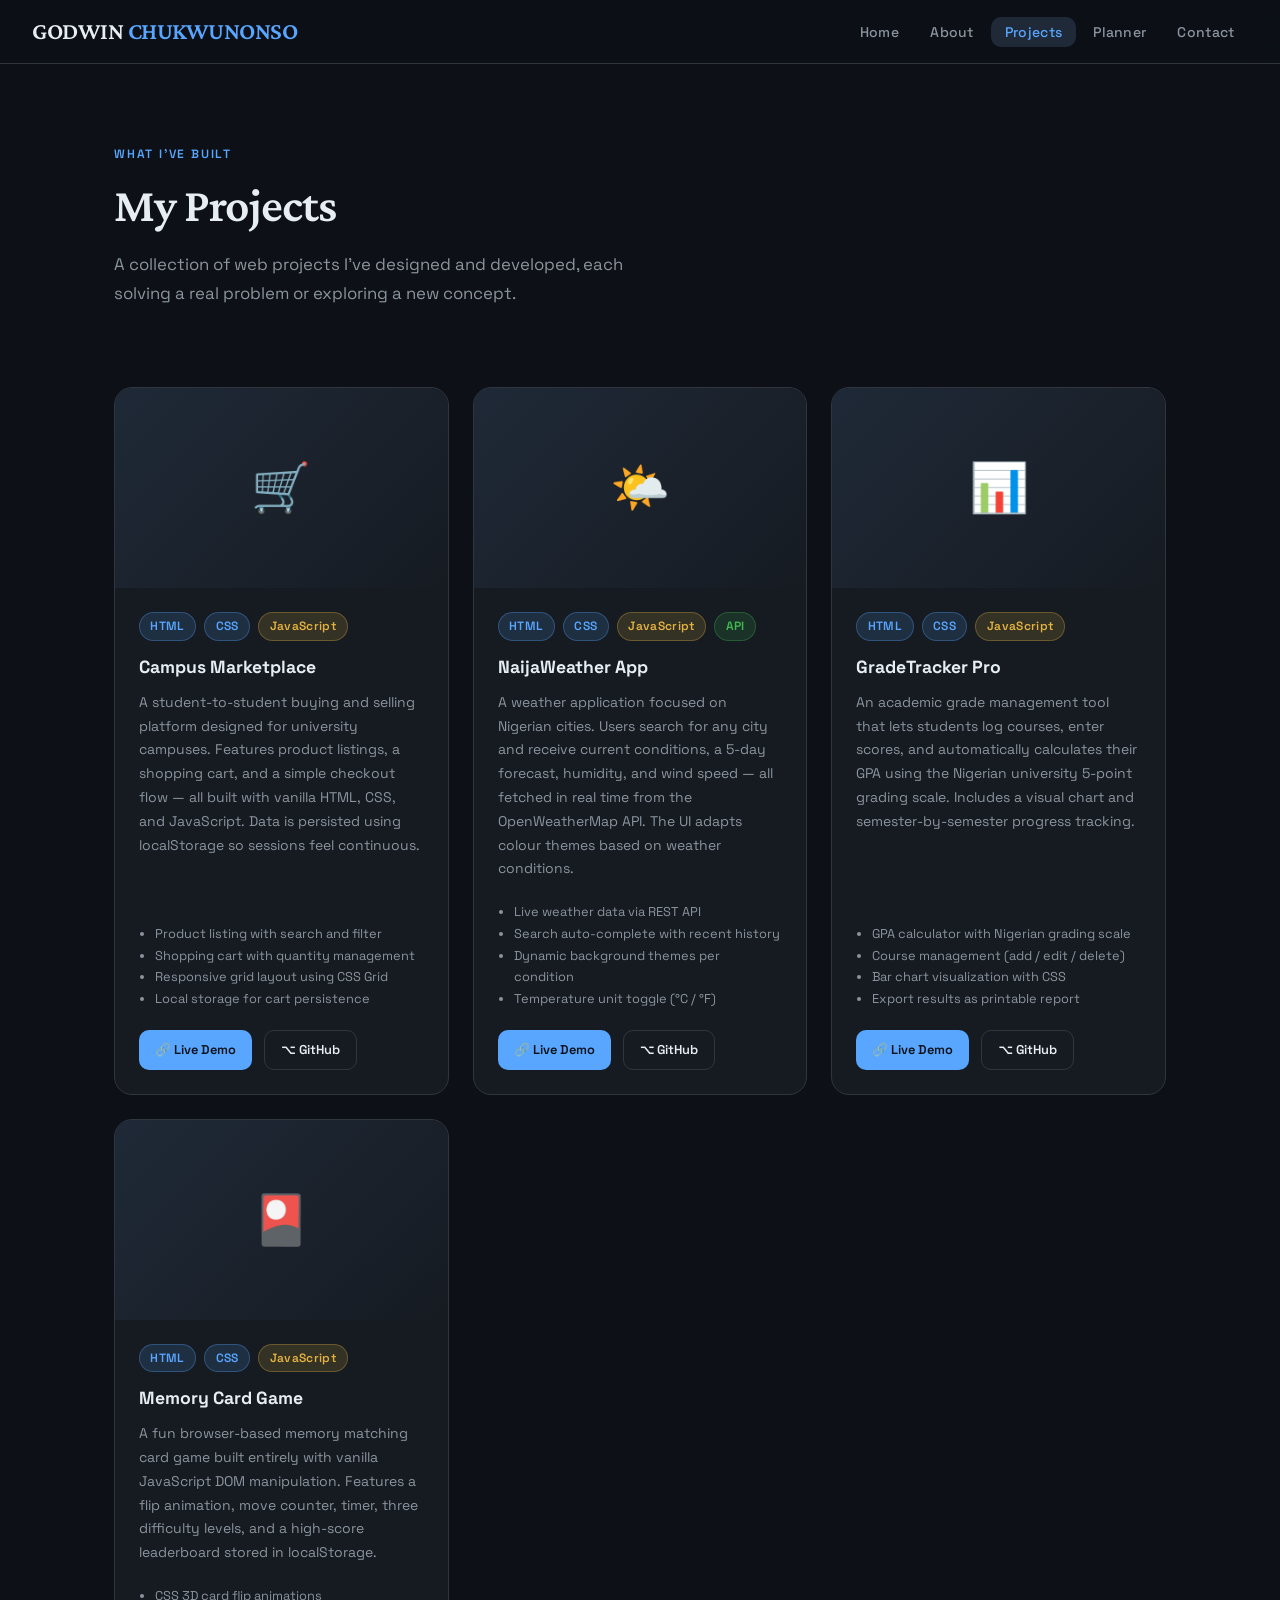
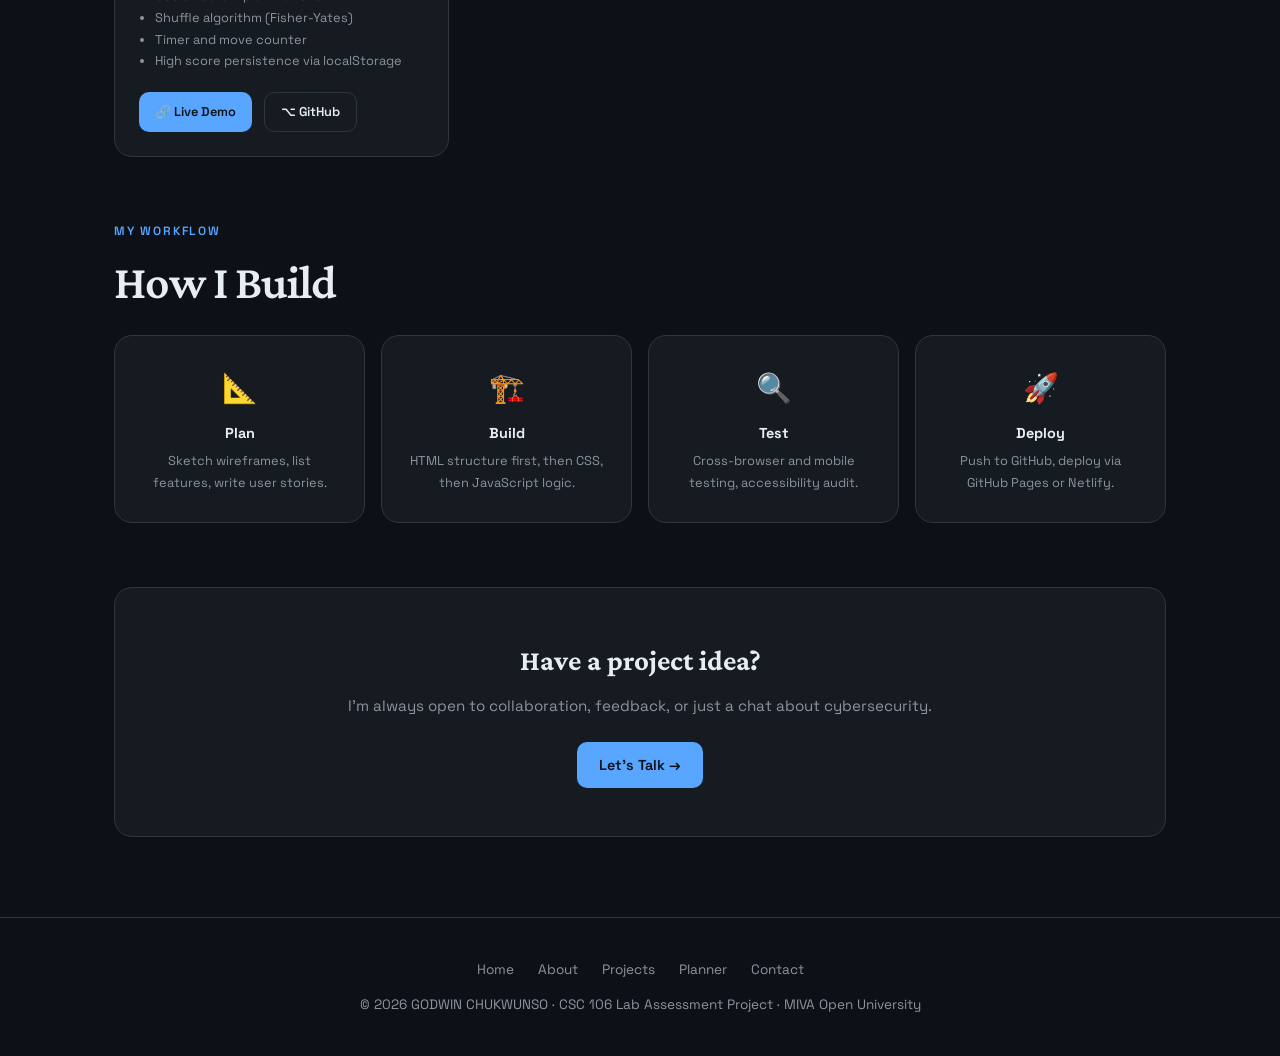
<file: projects.html>
<!DOCTYPE html>
<html lang="en">
<head>
  <meta charset="UTF-8" />
  <meta name="viewport" content="width=device-width, initial-scale=1.0" />
  <title>Projects — GODWIN CHUKWUNONSO</title>
  <link rel="stylesheet" href="css/style.css" />
</head>
<body>

  <nav class="navbar">
    <a class="nav-logo" href="index.html">GODWIN <span>CHUKWUNONSO</span></a>
    <ul class="nav-links">
      <li><a href="index.html">Home</a></li>
      <li><a href="about.html">About</a></li>
      <li><a href="projects.html">Projects</a></li>
      <li><a href="planner.html">Planner</a></li>
      <li><a href="contact.html">Contact</a></li>
    </ul>
    <button class="hamburger" aria-label="Toggle menu">
      <span></span><span></span><span></span>
    </button>
  </nav>

  <main>
    <section class="section" style="padding-bottom:2rem">
      <div class="container">
        <p class="section-label">What I've Built</p>
        <h1 class="section-title">My Projects</h1>
        <p class="section-subtitle">
          A collection of web projects I've designed and developed, each solving a real problem 
          or exploring a new concept.
        </p>
      </div>
    </section>

    <!-- FEATURED PROJECTS -->
    <section class="section" style="padding-top:0">
      <div class="container">
        <div class="projects-grid">

          <!-- PROJECT 1 -->
          <article class="project-card">
            <div class="project-img-placeholder">
              <span>🛒</span>
            </div>
            <div class="project-body">
              <div class="project-tags">
                <span class="badge badge-blue">HTML</span>
                <span class="badge badge-blue">CSS</span>
                <span class="badge badge-gold">JavaScript</span>
              </div>
              <h2 class="project-title">Campus Marketplace</h2>
              <p class="project-desc">
                A student-to-student buying and selling platform designed for university campuses. 
                Features product listings, a shopping cart, and a simple checkout flow — all built 
                with vanilla HTML, CSS, and JavaScript. Data is persisted using localStorage so 
                sessions feel continuous.
              </p>
              <ul style="font-size:0.8rem;color:var(--muted);margin-bottom:1.25rem;padding-left:1rem;list-style:disc">
                <li>Product listing with search and filter</li>
                <li>Shopping cart with quantity management</li>
                <li>Responsive grid layout using CSS Grid</li>
                <li>Local storage for cart persistence</li>
              </ul>
              <div class="project-links">
                <a href="#" class="btn btn-primary" style="font-size:0.8rem;padding:0.5rem 1rem">🔗 Live Demo</a>
                <a href="#" class="btn btn-outline" style="font-size:0.8rem;padding:0.5rem 1rem">⌥ GitHub</a>
              </div>
            </div>
          </article>

          <!-- PROJECT 2 -->
          <article class="project-card">
            <div class="project-img-placeholder">
              <span>🌤️</span>
            </div>
            <div class="project-body">
              <div class="project-tags">
                <span class="badge badge-blue">HTML</span>
                <span class="badge badge-blue">CSS</span>
                <span class="badge badge-gold">JavaScript</span>
                <span class="badge badge-green">API</span>
              </div>
              <h2 class="project-title">NaijaWeather App</h2>
              <p class="project-desc">
                A weather application focused on Nigerian cities. Users search for any city and 
                receive current conditions, a 5-day forecast, humidity, and wind speed — all 
                fetched in real time from the OpenWeatherMap API. The UI adapts colour themes 
                based on weather conditions.
              </p>
              <ul style="font-size:0.8rem;color:var(--muted);margin-bottom:1.25rem;padding-left:1rem;list-style:disc">
                <li>Live weather data via REST API</li>
                <li>Search auto-complete with recent history</li>
                <li>Dynamic background themes per condition</li>
                <li>Temperature unit toggle (°C / °F)</li>
              </ul>
              <div class="project-links">
                <a href="#" class="btn btn-primary" style="font-size:0.8rem;padding:0.5rem 1rem">🔗 Live Demo</a>
                <a href="#" class="btn btn-outline" style="font-size:0.8rem;padding:0.5rem 1rem">⌥ GitHub</a>
              </div>
            </div>
          </article>

          <!-- PROJECT 3 -->
          <article class="project-card">
            <div class="project-img-placeholder">
              <span>📊</span>
            </div>
            <div class="project-body">
              <div class="project-tags">
                <span class="badge badge-blue">HTML</span>
                <span class="badge badge-blue">CSS</span>
                <span class="badge badge-gold">JavaScript</span>
              </div>
              <h2 class="project-title">GradeTracker Pro</h2>
              <p class="project-desc">
                An academic grade management tool that lets students log courses, enter 
                scores, and automatically calculates their GPA using the Nigerian university 
                5-point grading scale. Includes a visual chart and semester-by-semester 
                progress tracking.
              </p>
              <ul style="font-size:0.8rem;color:var(--muted);margin-bottom:1.25rem;padding-left:1rem;list-style:disc">
                <li>GPA calculator with Nigerian grading scale</li>
                <li>Course management (add / edit / delete)</li>
                <li>Bar chart visualization with CSS</li>
                <li>Export results as printable report</li>
              </ul>
              <div class="project-links">
                <a href="#" class="btn btn-primary" style="font-size:0.8rem;padding:0.5rem 1rem">🔗 Live Demo</a>
                <a href="#" class="btn btn-outline" style="font-size:0.8rem;padding:0.5rem 1rem">⌥ GitHub</a>
              </div>
            </div>
          </article>

          <!-- PROJECT 4 (BONUS) -->
          <article class="project-card">
            <div class="project-img-placeholder">
              <span>🎴</span>
            </div>
            <div class="project-body">
              <div class="project-tags">
                <span class="badge badge-blue">HTML</span>
                <span class="badge badge-blue">CSS</span>
                <span class="badge badge-gold">JavaScript</span>
              </div>
              <h2 class="project-title">Memory Card Game</h2>
              <p class="project-desc">
                A fun browser-based memory matching card game built entirely with vanilla 
                JavaScript DOM manipulation. Features a flip animation, move counter, 
                timer, three difficulty levels, and a high-score leaderboard stored in 
                localStorage.
              </p>
              <ul style="font-size:0.8rem;color:var(--muted);margin-bottom:1.25rem;padding-left:1rem;list-style:disc">
                <li>CSS 3D card flip animations</li>
                <li>Shuffle algorithm (Fisher-Yates)</li>
                <li>Timer and move counter</li>
                <li>High score persistence via localStorage</li>
              </ul>
              <div class="project-links">
                <a href="#" class="btn btn-primary" style="font-size:0.8rem;padding:0.5rem 1rem">🔗 Live Demo</a>
                <a href="#" class="btn btn-outline" style="font-size:0.8rem;padding:0.5rem 1rem">⌥ GitHub</a>
              </div>
            </div>
          </article>

        </div>

        <!-- HOW I BUILD -->
        <div style="margin-top:4rem">
          <p class="section-label">My Workflow</p>
          <h2 class="section-title">How I Build</h2>
          <div style="display:grid;grid-template-columns:repeat(auto-fill,minmax(200px,1fr));gap:1rem;margin-top:1.5rem">
            <div class="card" style="text-align:center">
              <div style="font-size:1.8rem;margin-bottom:0.5rem">📐</div>
              <h3 style="font-size:0.9rem;font-weight:700;margin-bottom:0.3rem">Plan</h3>
              <p style="font-size:0.8rem;color:var(--muted)">Sketch wireframes, list features, write user stories.</p>
            </div>
            <div class="card" style="text-align:center">
              <div style="font-size:1.8rem;margin-bottom:0.5rem">🏗️</div>
              <h3 style="font-size:0.9rem;font-weight:700;margin-bottom:0.3rem">Build</h3>
              <p style="font-size:0.8rem;color:var(--muted)">HTML structure first, then CSS, then JavaScript logic.</p>
            </div>
            <div class="card" style="text-align:center">
              <div style="font-size:1.8rem;margin-bottom:0.5rem">🔍</div>
              <h3 style="font-size:0.9rem;font-weight:700;margin-bottom:0.3rem">Test</h3>
              <p style="font-size:0.8rem;color:var(--muted)">Cross-browser and mobile testing, accessibility audit.</p>
            </div>
            <div class="card" style="text-align:center">
              <div style="font-size:1.8rem;margin-bottom:0.5rem">🚀</div>
              <h3 style="font-size:0.9rem;font-weight:700;margin-bottom:0.3rem">Deploy</h3>
              <p style="font-size:0.8rem;color:var(--muted)">Push to GitHub, deploy via GitHub Pages or Netlify.</p>
            </div>
          </div>
        </div>

        <!-- CALL TO ACTION -->
        <div style="text-align:center;margin-top:4rem;padding:3rem;background:var(--surface);border:1px solid var(--border);border-radius:var(--radius-lg)">
          <h3 style="font-family:var(--ff-display);font-size:1.8rem;margin-bottom:0.5rem">Have a project idea?</h3>
          <p style="color:var(--muted);margin-bottom:1.5rem;font-size:0.95rem">
            I'm always open to collaboration, feedback, or just a chat about cybersecurity.
          </p>
          <a href="contact.html" class="btn btn-primary">Let's Talk →</a>
        </div>
      </div>
    </section>
  </main>

  <footer>
    <div class="container">
      <div class="footer-inner">
        <div class="footer-links">
          <a href="index.html">Home</a>
          <a href="about.html">About</a>
          <a href="projects.html">Projects</a>
          <a href="planner.html">Planner</a>
          <a href="contact.html">Contact</a>
        </div>
        <p>© <span class="year"></span> GODWIN CHUKWUNSO · CSC 106 Lab Assessment Project · MIVA Open University</p>
      </div>
    </div>
  </footer>

  <script src="js/main.js"></script>
</body>
</html>
</file>
<file: css/style.css>
/* =============================================
   ROOT VARIABLES & RESET
   ============================================= */
@import url('https://fonts.googleapis.com/css2?family=Space+Grotesk:wght@300;400;500;600;700&family=Crimson+Pro:ital,wght@0,300;0,400;0,600;1,400&display=swap');

:root {
  --bg:        #0D1117;
  --surface:   #161B22;
  --surface2:  #1F2937;
  --border:    #30363D;
  --accent:    #58A6FF;
  --accent2:   #3FB950;
  --gold:      #E3B341;
  --text:      #E6EDF3;
  --muted:     #8B949E;
  --danger:    #F85149;

  --ff-display: 'Crimson Pro', Georgia, serif;
  --ff-body:    'Space Grotesk', system-ui, sans-serif;

  --radius:    10px;
  --radius-lg: 18px;
  --shadow:    0 4px 24px rgba(0,0,0,0.4);
  --transition: 0.25s ease;
}

*, *::before, *::after { box-sizing: border-box; margin: 0; padding: 0; }

html { scroll-behavior: smooth; }

body {
  background: var(--bg);
  color: var(--text);
  font-family: var(--ff-body);
  font-size: 16px;
  line-height: 1.7;
  min-height: 100vh;
}

img { max-width: 100%; display: block; }
a { color: var(--accent); text-decoration: none; transition: color var(--transition); }
a:hover { color: var(--gold); }
ul { list-style: none; }

/* =============================================
   NAVIGATION
   ============================================= */
.navbar {
  position: fixed;
  top: 0; left: 0; right: 0;
  z-index: 1000;
  background: rgba(13, 17, 23, 0.92);
  backdrop-filter: blur(12px);
  border-bottom: 1px solid var(--border);
  padding: 0 2rem;
  height: 64px;
  display: flex;
  align-items: center;
  justify-content: space-between;
}

.nav-logo {
  font-family: var(--ff-display);
  font-size: 1.5rem;
  font-weight: 600;
  color: var(--text);
  letter-spacing: -0.02em;
}

.nav-logo span { color: var(--accent); }

.nav-links {
  display: flex;
  gap: 0.25rem;
  align-items: center;
}

.nav-links a {
  color: var(--muted);
  font-size: 0.875rem;
  font-weight: 500;
  padding: 0.4rem 0.85rem;
  border-radius: var(--radius);
  transition: all var(--transition);
  letter-spacing: 0.02em;
}

.nav-links a:hover,
.nav-links a.active {
  color: var(--text);
  background: var(--surface2);
}

.nav-links a.active { color: var(--accent); }

/* Hamburger */
.hamburger {
  display: none;
  flex-direction: column;
  gap: 5px;
  cursor: pointer;
  padding: 4px;
  background: none;
  border: none;
}

.hamburger span {
  display: block;
  width: 24px;
  height: 2px;
  background: var(--text);
  border-radius: 2px;
  transition: all var(--transition);
}

.hamburger.open span:nth-child(1) { transform: translateY(7px) rotate(45deg); }
.hamburger.open span:nth-child(2) { opacity: 0; }
.hamburger.open span:nth-child(3) { transform: translateY(-7px) rotate(-45deg); }

/* =============================================
   LAYOUT UTILITIES
   ============================================= */
main { padding-top: 64px; }

.container {
  max-width: 1100px;
  margin: 0 auto;
  padding: 0 1.5rem;
}

.section {
  padding: 5rem 0;
}

.section-label {
  font-size: 0.75rem;
  font-weight: 600;
  letter-spacing: 0.15em;
  text-transform: uppercase;
  color: var(--accent);
  margin-bottom: 0.75rem;
}

.section-title {
  font-family: var(--ff-display);
  font-size: clamp(2rem, 4vw, 3rem);
  font-weight: 600;
  line-height: 1.2;
  letter-spacing: -0.02em;
  color: var(--text);
  margin-bottom: 1rem;
}

.section-subtitle {
  color: var(--muted);
  font-size: 1.05rem;
  max-width: 560px;
  margin-bottom: 3rem;
}

/* Cards */
.card {
  background: var(--surface);
  border: 1px solid var(--border);
  border-radius: var(--radius-lg);
  padding: 1.75rem;
  transition: border-color var(--transition), transform var(--transition), box-shadow var(--transition);
}

.card:hover {
  border-color: var(--accent);
  transform: translateY(-3px);
  box-shadow: var(--shadow);
}

/* Buttons */
.btn {
  display: inline-flex;
  align-items: center;
  gap: 0.5rem;
  padding: 0.65rem 1.4rem;
  border-radius: var(--radius);
  font-family: var(--ff-body);
  font-size: 0.9rem;
  font-weight: 600;
  cursor: pointer;
  border: none;
  transition: all var(--transition);
  text-decoration: none;
}

.btn-primary {
  background: var(--accent);
  color: #0D1117;
}

.btn-primary:hover {
  background: #79B8FF;
  color: #0D1117;
  transform: translateY(-2px);
}

.btn-outline {
  background: transparent;
  color: var(--text);
  border: 1px solid var(--border);
}

.btn-outline:hover {
  border-color: var(--accent);
  color: var(--accent);
  transform: translateY(-2px);
}

/* Badges */
.badge {
  display: inline-block;
  padding: 0.2rem 0.65rem;
  border-radius: 99px;
  font-size: 0.75rem;
  font-weight: 600;
  letter-spacing: 0.03em;
}

.badge-blue { background: rgba(88,166,255,0.15); color: var(--accent); border: 1px solid rgba(88,166,255,0.3); }
.badge-green { background: rgba(63,185,80,0.15); color: var(--accent2); border: 1px solid rgba(63,185,80,0.3); }
.badge-gold { background: rgba(227,179,65,0.15); color: var(--gold); border: 1px solid rgba(227,179,65,0.3); }

/* =============================================
   HOME PAGE — HERO
   ============================================= */
.hero {
  min-height: calc(100vh - 64px);
  display: flex;
  align-items: center;
  position: relative;
  overflow: hidden;
}

.hero::before {
  content: '';
  position: absolute;
  top: -200px; right: -200px;
  width: 600px; height: 600px;
  background: radial-gradient(circle, rgba(88,166,255,0.08) 0%, transparent 70%);
  pointer-events: none;
}

.hero::after {
  content: '';
  position: absolute;
  bottom: -100px; left: -100px;
  width: 400px; height: 400px;
  background: radial-gradient(circle, rgba(63,185,80,0.06) 0%, transparent 70%);
  pointer-events: none;
}

.hero-inner {
  display: grid;
  grid-template-columns: 1fr 340px;
  gap: 4rem;
  align-items: center;
  width: 100%;
}

.hero-eyebrow {
  display: inline-flex;
  align-items: center;
  gap: 0.5rem;
  font-size: 0.8rem;
  font-weight: 600;
  letter-spacing: 0.1em;
  text-transform: uppercase;
  color: var(--accent2);
  margin-bottom: 1.25rem;
}

.hero-eyebrow::before {
  content: '';
  display: block;
  width: 20px; height: 2px;
  background: var(--accent2);
}

.hero h1 {
  font-family: var(--ff-display);
  font-size: clamp(2.8rem, 5.5vw, 4.5rem);
  font-weight: 600;
  line-height: 1.1;
  letter-spacing: -0.03em;
  margin-bottom: 1rem;
}

.hero h1 em {
  font-style: italic;
  color: var(--accent);
}

.hero-bio {
  color: var(--muted);
  font-size: 1.05rem;
  max-width: 480px;
  margin-bottom: 2rem;
  line-height: 1.8;
}

.hero-actions {
  display: flex;
  gap: 1rem;
  flex-wrap: wrap;
}

.hero-photo-wrap {
  position: relative;
}

.hero-photo {
  width: 100%;
  aspect-ratio: 3/4;
  object-fit: cover;
  border-radius: var(--radius-lg);
  border: 2px solid var(--border);
}

/* Placeholder avatar when no real photo */
.avatar-placeholder {
  width: 100%;
  aspect-ratio: 3/4;
  border-radius: var(--radius-lg);
  border: 2px solid var(--border);
  background: var(--surface);
  display: flex;
  flex-direction: column;
  align-items: center;
  justify-content: center;
  gap: 1rem;
  color: var(--muted);
  font-size: 0.85rem;
}

.avatar-placeholder svg {
  width: 80px; height: 80px;
  opacity: 0.4;
}

.hero-photo-badge {
  position: absolute;
  bottom: -1rem; left: -1rem;
  background: var(--surface);
  border: 1px solid var(--border);
  border-radius: var(--radius-lg);
  padding: 1rem 1.25rem;
  display: flex;
  align-items: center;
  gap: 0.75rem;
  box-shadow: var(--shadow);
}

.hero-photo-badge .stat-num {
  font-size: 1.4rem;
  font-weight: 700;
  color: var(--text);
  line-height: 1;
}

.hero-photo-badge .stat-label {
  font-size: 0.72rem;
  color: var(--muted);
  text-transform: uppercase;
  letter-spacing: 0.05em;
}

/* Stats row */
.hero-stats {
  display: flex;
  gap: 2.5rem;
  margin-top: 2.5rem;
  padding-top: 2.5rem;
  border-top: 1px solid var(--border);
}

.stat { display: flex; flex-direction: column; }
.stat-num { font-size: 1.8rem; font-weight: 700; color: var(--text); line-height: 1; }
.stat-label { font-size: 0.78rem; color: var(--muted); margin-top: 0.25rem; }

/* Scroll indicator */
.scroll-hint {
  position: absolute;
  bottom: -1rem;
  left: 50%;
  transform: translateX(-50%);
  display: flex;
  flex-direction: column;
  align-items: center;
  gap: 0.5rem;
  color: var(--muted);
  font-size: 0.72rem;
  letter-spacing: 0.1em;
  text-transform: uppercase;
  animation: bounce 2s ease-in-out infinite;
}

.scroll-hint::after {
  content: '';
  display: block;
  width: 1px; height: 40px;
  background: linear-gradient(to bottom, var(--muted), transparent);
}

@keyframes bounce {
  0%, 100% { transform: translateX(-50%) translateY(0); }
  50% { transform: translateX(-50%) translateY(6px); }
}

/* Skills preview on home */
.skills-grid {
  display: grid;
  grid-template-columns: repeat(auto-fill, minmax(140px, 1fr));
  gap: 1rem;
}

.skill-chip {
  background: var(--surface);
  border: 1px solid var(--border);
  border-radius: var(--radius);
  padding: 1rem;
  text-align: center;
  transition: all var(--transition);
}

.skill-chip:hover {
  border-color: var(--accent);
  background: var(--surface2);
}

.skill-chip .skill-icon { font-size: 1.6rem; margin-bottom: 0.5rem; }
.skill-chip .skill-name { font-size: 0.8rem; font-weight: 600; color: var(--text); }
.skill-chip .skill-level { font-size: 0.7rem; color: var(--muted); margin-top: 0.2rem; }

/* Progress bars */
.skill-bar-list { display: flex; flex-direction: column; gap: 1.25rem; }

.skill-bar-item label {
  display: flex;
  justify-content: space-between;
  font-size: 0.85rem;
  font-weight: 600;
  margin-bottom: 0.5rem;
  color: var(--text);
}

.skill-bar-item label span { color: var(--muted); font-weight: 400; }

.bar-track {
  height: 6px;
  background: var(--surface2);
  border-radius: 99px;
  overflow: hidden;
}

.bar-fill {
  height: 100%;
  border-radius: 99px;
  background: linear-gradient(90deg, var(--accent), var(--accent2));
  transform-origin: left;
  animation: growBar 1.2s ease forwards;
}

@keyframes growBar {
  from { transform: scaleX(0); }
  to { transform: scaleX(1); }
}

/* =============================================
   ABOUT PAGE
   ============================================= */
.about-grid {
  display: grid;
  grid-template-columns: 1fr 1fr;
  gap: 3rem;
  align-items: start;
}

.about-photo-col { position: relative; }

.about-photo {
  width: 100%;
  border-radius: var(--radius-lg);
  border: 2px solid var(--border);
  object-fit: cover;
  aspect-ratio: 4/5;
}

.about-photo-placeholder {
  width: 100%;
  aspect-ratio: 4/5;
  border-radius: var(--radius-lg);
  border: 2px solid var(--border);
  background: var(--surface);
  display: flex;
  flex-direction: column;
  align-items: center;
  justify-content: center;
  gap: 0.75rem;
  color: var(--muted);
  font-size: 0.85rem;
}

.about-quote {
  position: absolute;
  bottom: 2rem; right: -2rem;
  background: var(--surface);
  border: 1px solid var(--border);
  border-radius: var(--radius);
  padding: 1.25rem 1.5rem;
  max-width: 220px;
  box-shadow: var(--shadow);
}

.about-quote blockquote {
  font-family: var(--ff-display);
  font-style: italic;
  font-size: 1rem;
  color: var(--text);
  line-height: 1.5;
}

.about-quote cite {
  display: block;
  font-size: 0.75rem;
  color: var(--muted);
  margin-top: 0.5rem;
  font-style: normal;
}

/* Timeline */
.timeline { position: relative; padding-left: 1.5rem; }

.timeline::before {
  content: '';
  position: absolute;
  left: 0; top: 0; bottom: 0;
  width: 2px;
  background: linear-gradient(to bottom, var(--accent), var(--accent2), transparent);
}

.timeline-item {
  position: relative;
  padding-bottom: 2rem;
  padding-left: 1.5rem;
}

.timeline-item::before {
  content: '';
  position: absolute;
  left: -1.6rem; top: 0.4rem;
  width: 10px; height: 10px;
  background: var(--accent);
  border-radius: 50%;
  border: 2px solid var(--bg);
}

.timeline-year {
  font-size: 0.75rem;
  font-weight: 700;
  letter-spacing: 0.1em;
  color: var(--accent);
  text-transform: uppercase;
  margin-bottom: 0.25rem;
}

.timeline-title {
  font-weight: 600;
  color: var(--text);
  margin-bottom: 0.25rem;
}

.timeline-sub {
  font-size: 0.85rem;
  color: var(--muted);
}

/* Interests */
.interests-grid {
  display: grid;
  grid-template-columns: repeat(auto-fill, minmax(160px, 1fr));
  gap: 1rem;
}

.interest-card {
  background: var(--surface);
  border: 1px solid var(--border);
  border-radius: var(--radius);
  padding: 1.25rem;
  text-align: center;
  transition: all var(--transition);
}

.interest-card:hover {
  border-color: var(--gold);
  transform: translateY(-2px);
}

.interest-card .icon { font-size: 2rem; margin-bottom: 0.5rem; }
.interest-card .name { font-size: 0.85rem; font-weight: 600; }

/* =============================================
   PROJECTS PAGE
   ============================================= */
.projects-grid {
  display: grid;
  grid-template-columns: repeat(auto-fill, minmax(320px, 1fr));
  gap: 1.5rem;
}

.project-card {
  background: var(--surface);
  border: 1px solid var(--border);
  border-radius: var(--radius-lg);
  overflow: hidden;
  display: flex;
  flex-direction: column;
  transition: all var(--transition);
}

.project-card:hover {
  border-color: var(--accent);
  transform: translateY(-4px);
  box-shadow: 0 12px 40px rgba(0,0,0,0.4);
}

.project-img {
  width: 100%;
  height: 200px;
  object-fit: cover;
  background: var(--surface2);
  display: flex;
  align-items: center;
  justify-content: center;
  font-size: 3rem;
  color: var(--muted);
}

.project-img-placeholder {
  width: 100%;
  height: 200px;
  background: linear-gradient(135deg, var(--surface2) 0%, var(--surface) 100%);
  display: flex;
  flex-direction: column;
  align-items: center;
  justify-content: center;
  font-size: 3rem;
  gap: 0.5rem;
}

.project-body { padding: 1.5rem; flex: 1; display: flex; flex-direction: column; }

.project-tags { display: flex; gap: 0.5rem; flex-wrap: wrap; margin-bottom: 0.75rem; }

.project-title {
  font-size: 1.1rem;
  font-weight: 700;
  color: var(--text);
  margin-bottom: 0.5rem;
}

.project-desc {
  font-size: 0.875rem;
  color: var(--muted);
  line-height: 1.7;
  flex: 1;
  margin-bottom: 1.25rem;
}

.project-links { display: flex; gap: 0.75rem; }

/* =============================================
   ACADEMIC PLANNER
   ============================================= */
.planner-wrap {
  max-width: 760px;
  margin: 0 auto;
}

.planner-input-row {
  display: grid;
  grid-template-columns: 1fr auto auto;
  gap: 0.75rem;
  margin-bottom: 2rem;
  background: var(--surface);
  border: 1px solid var(--border);
  border-radius: var(--radius-lg);
  padding: 1.25rem;
}

.planner-input-row input,
.planner-input-row select {
  background: var(--surface2);
  border: 1px solid var(--border);
  border-radius: var(--radius);
  padding: 0.65rem 1rem;
  color: var(--text);
  font-family: var(--ff-body);
  font-size: 0.9rem;
  transition: border-color var(--transition);
}

.planner-input-row input:focus,
.planner-input-row select:focus {
  outline: none;
  border-color: var(--accent);
}

.planner-input-row input { width: 100%; }

.planner-filters {
  display: flex;
  gap: 0.5rem;
  margin-bottom: 1.25rem;
  flex-wrap: wrap;
}

.filter-btn {
  padding: 0.4rem 1rem;
  border-radius: 99px;
  font-size: 0.8rem;
  font-weight: 600;
  cursor: pointer;
  border: 1px solid var(--border);
  background: transparent;
  color: var(--muted);
  transition: all var(--transition);
}

.filter-btn:hover { color: var(--text); border-color: var(--text); }
.filter-btn.active { background: var(--accent); color: #0D1117; border-color: var(--accent); }

.task-list { display: flex; flex-direction: column; gap: 0.75rem; }

.task-item {
  background: var(--surface);
  border: 1px solid var(--border);
  border-radius: var(--radius);
  padding: 1rem 1.25rem;
  display: flex;
  align-items: center;
  gap: 1rem;
  transition: all var(--transition);
  animation: slideIn 0.3s ease;
}

@keyframes slideIn {
  from { opacity: 0; transform: translateX(-20px); }
  to { opacity: 1; transform: translateX(0); }
}

.task-item.completed { opacity: 0.5; }
.task-item.completed .task-text { text-decoration: line-through; color: var(--muted); }

.task-check {
  width: 20px; height: 20px;
  border: 2px solid var(--border);
  border-radius: 50%;
  cursor: pointer;
  display: flex;
  align-items: center;
  justify-content: center;
  flex-shrink: 0;
  transition: all var(--transition);
  background: transparent;
}

.task-check:hover { border-color: var(--accent2); }
.task-check.checked { background: var(--accent2); border-color: var(--accent2); }
.task-check.checked::after { content: '✓'; color: #0D1117; font-size: 0.7rem; font-weight: 900; }

.task-content { flex: 1; }
.task-text { font-size: 0.9rem; font-weight: 500; color: var(--text); }
.task-meta { display: flex; gap: 0.5rem; margin-top: 0.25rem; }

.task-priority {
  font-size: 0.7rem;
  font-weight: 700;
  padding: 0.15rem 0.5rem;
  border-radius: 99px;
  text-transform: uppercase;
  letter-spacing: 0.05em;
}

.priority-high { background: rgba(248,81,73,0.15); color: var(--danger); }
.priority-medium { background: rgba(227,179,65,0.15); color: var(--gold); }
.priority-low { background: rgba(63,185,80,0.15); color: var(--accent2); }

.task-delete {
  background: none;
  border: none;
  color: var(--muted);
  cursor: pointer;
  font-size: 1.1rem;
  padding: 0.25rem;
  border-radius: var(--radius);
  transition: all var(--transition);
  line-height: 1;
}

.task-delete:hover { color: var(--danger); background: rgba(248,81,73,0.1); }

.planner-summary {
  display: grid;
  grid-template-columns: repeat(3, 1fr);
  gap: 1rem;
  margin-bottom: 2rem;
}

.summary-card {
  background: var(--surface);
  border: 1px solid var(--border);
  border-radius: var(--radius);
  padding: 1rem 1.25rem;
  text-align: center;
}

.summary-num { font-size: 1.8rem; font-weight: 700; line-height: 1; }
.summary-label { font-size: 0.75rem; color: var(--muted); margin-top: 0.25rem; }

.empty-state {
  text-align: center;
  padding: 3rem;
  color: var(--muted);
}

.empty-state .empty-icon { font-size: 3rem; margin-bottom: 1rem; }
.empty-state p { font-size: 0.9rem; }

/* =============================================
   CONTACT PAGE
   ============================================= */
.contact-grid {
  display: grid;
  grid-template-columns: 1fr 1.6fr;
  gap: 3rem;
  align-items: start;
}

.contact-info h3 {
  font-family: var(--ff-display);
  font-size: 1.5rem;
  margin-bottom: 0.5rem;
}

.contact-info p {
  color: var(--muted);
  font-size: 0.9rem;
  margin-bottom: 2rem;
  line-height: 1.8;
}

.contact-item {
  display: flex;
  align-items: center;
  gap: 1rem;
  padding: 1rem;
  background: var(--surface);
  border: 1px solid var(--border);
  border-radius: var(--radius);
  margin-bottom: 0.75rem;
  transition: all var(--transition);
}

.contact-item:hover { border-color: var(--accent); }

.contact-icon {
  width: 36px; height: 36px;
  background: rgba(88,166,255,0.1);
  border-radius: var(--radius);
  display: flex;
  align-items: center;
  justify-content: center;
  font-size: 1.1rem;
  flex-shrink: 0;
}

.contact-item-label { font-size: 0.7rem; color: var(--muted); text-transform: uppercase; letter-spacing: 0.08em; }
.contact-item-val { font-size: 0.9rem; font-weight: 500; }

/* Form */
.contact-form {
  background: var(--surface);
  border: 1px solid var(--border);
  border-radius: var(--radius-lg);
  padding: 2rem;
}

.form-group { margin-bottom: 1.25rem; }

.form-row { display: grid; grid-template-columns: 1fr 1fr; gap: 1.25rem; }

.form-group label {
  display: block;
  font-size: 0.8rem;
  font-weight: 600;
  letter-spacing: 0.05em;
  text-transform: uppercase;
  color: var(--muted);
  margin-bottom: 0.5rem;
}

.form-group input,
.form-group textarea {
  width: 100%;
  background: var(--surface2);
  border: 1px solid var(--border);
  border-radius: var(--radius);
  padding: 0.75rem 1rem;
  color: var(--text);
  font-family: var(--ff-body);
  font-size: 0.9rem;
  transition: border-color var(--transition), box-shadow var(--transition);
}

.form-group input:focus,
.form-group textarea:focus {
  outline: none;
  border-color: var(--accent);
  box-shadow: 0 0 0 3px rgba(88,166,255,0.12);
}

.form-group input.error,
.form-group textarea.error {
  border-color: var(--danger);
  box-shadow: 0 0 0 3px rgba(248,81,73,0.1);
}

.form-group textarea { resize: vertical; min-height: 130px; }

.field-error {
  display: block;
  font-size: 0.75rem;
  color: var(--danger);
  margin-top: 0.35rem;
  min-height: 1em;
}

.form-success {
  display: none;
  background: rgba(63,185,80,0.1);
  border: 1px solid rgba(63,185,80,0.3);
  border-radius: var(--radius);
  padding: 1rem 1.25rem;
  color: var(--accent2);
  font-size: 0.9rem;
  margin-top: 1rem;
  text-align: center;
}

.form-success.show { display: block; animation: fadeIn 0.4s ease; }

/* =============================================
   EDUCATION TABLE
   ============================================= */
.edu-table {
  width: 100%;
  border-collapse: collapse;
  font-size: 0.9rem;
}

.edu-table thead {
  background: var(--surface2);
}

.edu-table th {
  padding: 0.85rem 1.25rem;
  text-align: left;
  font-size: 0.75rem;
  font-weight: 700;
  letter-spacing: 0.08em;
  text-transform: uppercase;
  color: var(--muted);
  border-bottom: 1px solid var(--border);
}

.edu-table td {
  padding: 0.85rem 1.25rem;
  border-bottom: 1px solid var(--border);
  color: var(--text);
  vertical-align: top;
}

.edu-table tr:last-child td { border-bottom: none; }

.edu-table tr:hover td { background: var(--surface2); }

/* =============================================
   MEDIA / AUDIO
   ============================================= */
.media-section {
  background: var(--surface);
  border: 1px solid var(--border);
  border-radius: var(--radius-lg);
  padding: 2rem;
}

.media-section audio,
.media-section video {
  width: 100%;
  border-radius: var(--radius);
  margin-top: 0.75rem;
}

/* =============================================
   FOOTER
   ============================================= */
footer {
  border-top: 1px solid var(--border);
  padding: 2.5rem 0;
  text-align: center;
  color: var(--muted);
  font-size: 0.85rem;
}

footer .footer-inner {
  display: flex;
  flex-direction: column;
  align-items: center;
  gap: 0.75rem;
}

footer .footer-links {
  display: flex;
  gap: 1.5rem;
}

footer .footer-links a { color: var(--muted); font-size: 0.85rem; }
footer .footer-links a:hover { color: var(--accent); }

/* =============================================
   ANIMATIONS & UTILS
   ============================================= */
@keyframes fadeIn {
  from { opacity: 0; transform: translateY(10px); }
  to { opacity: 1; transform: translateY(0); }
}

.fade-in { animation: fadeIn 0.6s ease both; }
.fade-in-delay-1 { animation-delay: 0.1s; }
.fade-in-delay-2 { animation-delay: 0.2s; }
.fade-in-delay-3 { animation-delay: 0.3s; }

/* =============================================
   RESPONSIVE
   ============================================= */
@media (max-width: 768px) {
  .hamburger { display: flex; }

  .nav-links {
    position: fixed;
    top: 64px; left: 0; right: 0;
    background: var(--bg);
    border-bottom: 1px solid var(--border);
    flex-direction: column;
    padding: 1rem;
    gap: 0.25rem;
    display: none;
  }

  .nav-links.open { display: flex; }
  .nav-links a { width: 100%; padding: 0.75rem 1rem; }

  .hero-inner {
    grid-template-columns: 1fr;
    text-align: center;
  }

  .hero-photo-wrap { order: -1; max-width: 260px; margin: 0 auto; }
  .hero-bio { margin: 0 auto 2rem; }
  .hero-actions { justify-content: center; }
  .hero-stats { justify-content: center; }
  .hero-photo-badge { position: static; margin-top: 1rem; justify-content: center; }

  .about-grid { grid-template-columns: 1fr; }
  .about-quote { position: static; max-width: 100%; margin-top: 1rem; }

  .contact-grid { grid-template-columns: 1fr; }
  .form-row { grid-template-columns: 1fr; }

  .planner-input-row { grid-template-columns: 1fr; }
  .planner-summary { grid-template-columns: repeat(3,1fr); }

  .section { padding: 3rem 0; }

  .projects-grid { grid-template-columns: 1fr; }
}

@media (max-width: 480px) {
  .hero h1 { font-size: 2.4rem; }
  .planner-summary { grid-template-columns: 1fr; }
}

@media (prefers-reduced-motion: reduce) {
  *, *::before, *::after {
    animation-duration: 0.01ms !important;
    transition-duration: 0.01ms !important;
  }
}
</file>
